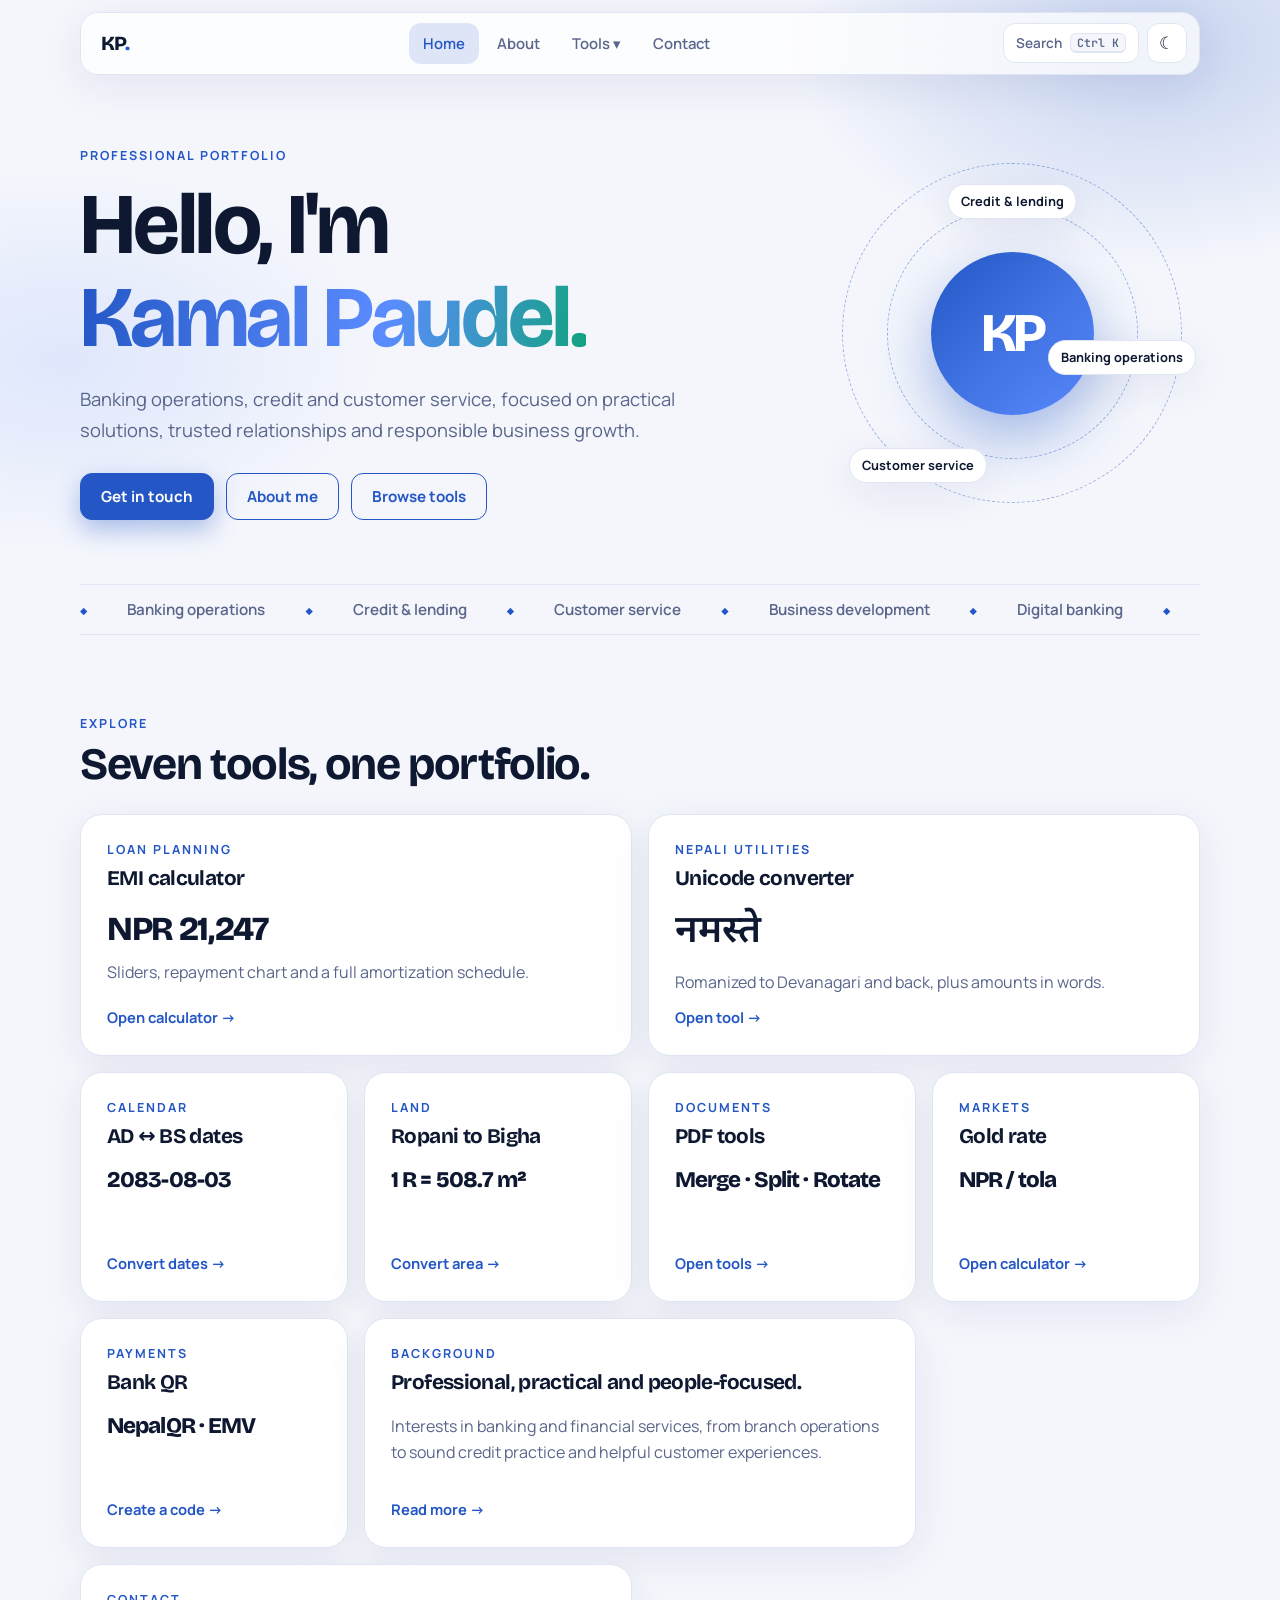
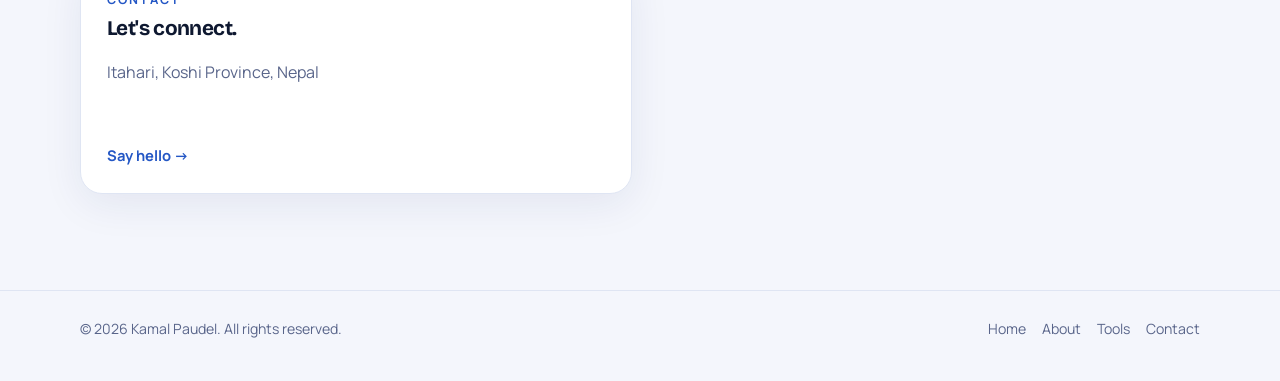
<file: index.html>
<!DOCTYPE html>
<html lang="en">
<head>
<meta charset="UTF-8">
<meta name="viewport" content="width=device-width, initial-scale=1">
<meta name="description" content="Professional portfolio of Kamal Paudel: banking operations, credit and customer service.">
<title>Kamal Paudel | Professional Portfolio</title>
<link rel="preconnect" href="https://fonts.googleapis.com">
<link rel="preconnect" href="https://fonts.gstatic.com" crossorigin>
<link href="https://fonts.googleapis.com/css2?family=Bricolage+Grotesque:opsz,wght@12..96,500;12..96,700;12..96,800&family=JetBrains+Mono:wght@500;700&family=Manrope:wght@400;500;600;700;800&family=Noto+Sans+Devanagari:wght@400;600&display=swap" rel="stylesheet">
<link rel="stylesheet" href="styles.css">
</head>
<body data-page="home">
<header class="site-head wrap">
  <div class="nav">
    <a class="brand" href="index.html">KP<i>.</i></a>
    <nav class="links" id="links" aria-label="Main navigation">
      <a data-nav="home" href="index.html" data-kw="start portfolio">Home</a>
      <a data-nav="about" href="about.html" data-kw="profile background">About</a>
      <div class="dd">
        <button class="ddbtn" id="ddBtn" type="button" aria-haspopup="true" aria-expanded="false">Tools ▾</button>
        <div class="ddmenu" id="ddMenu">
          <a data-nav="tools" href="tools.html" data-kw="all hub">All tools<small>Overview of every utility</small></a>
          <a data-nav="emi" href="emi.html" data-kw="loan interest instalment calculator">EMI Calculator<small>Loan instalments and schedule</small></a>
          <a data-nav="nepali" href="nepali.html" data-kw="unicode devanagari romanized amount words numerals">Nepali Unicode<small>Converter and amount in words</small></a>
          <a data-nav="date" href="date.html" data-kw="bikram sambat bs ad calendar">Date Converter<small>English and Nepali dates</small></a>
          <a data-nav="land" href="land.html" data-kw="ropani aana bigha kattha dhur area">Land Converter<small>Ropani, Bigha, m² and ft²</small></a>
          <a data-nav="pdf" href="pdf.html" data-kw="merge split rotate compress document">PDF Tools<small>Merge, extract, rotate, compress</small></a>
          <a data-nav="gold" href="gold.html" data-kw="gold silver rate price tola fenegosida">Gold Rate<small>Gold and silver value calculator</small></a>
          <a data-nav="qr" href="qr.html" data-kw="qr code bank account nepalqr fonepay swift decode">Bank QR<small>Account QR codes and decoder</small></a>
        </div>
      </div>
      <a data-nav="contact" href="contact.html" data-kw="email location message">Contact</a>
    </nav>
    <div class="tools">
      <button class="search-btn" id="palBtn" type="button" aria-label="Quick jump to a page"><span>Search</span><kbd>Ctrl K</kbd></button>
      <button class="icon-btn" id="themeBtn" type="button" aria-label="Switch theme">☾</button>
      <button class="icon-btn" id="menuBtn" type="button" aria-label="Menu" aria-expanded="false">≡</button>
    </div>
  </div>
</header>
<main>
<div class="view" data-view="home">
<div class="wrap">
  <div class="hero">
    <div>
      <div class="eyebrow rise">Professional portfolio</div>
      <h1 class="rise" style="--d:.08s">Hello, I'm <em>Kamal Paudel.</em></h1>
      <p class="lead rise" style="--d:.16s">Banking operations, credit and customer service, focused on practical solutions, trusted relationships and responsible business growth.</p>
      <div class="row rise" style="--d:.24s;margin-top:28px">
        <a class="btn primary" href="contact.html">Get in touch</a>
        <a class="btn" href="about.html">About me</a>
        <a class="btn" href="tools.html">Browse tools</a>
      </div>
    </div>
    <div class="orbit rise" style="--d:.2s" aria-hidden="true">
      <div class="ring"></div><div class="ring r2"></div>
      <div class="core">KP</div>
      <span class="chip-float">Credit &amp; lending</span>
      <span class="chip-float">Banking operations</span>
      <span class="chip-float">Customer service</span>
    </div>
  </div>
  <div class="marquee" aria-hidden="true"><div>
    <span>Banking operations</span><span>Credit &amp; lending</span><span>Customer service</span><span>Business development</span><span>Digital banking</span><span>Risk awareness</span>
    <span>Banking operations</span><span>Credit &amp; lending</span><span>Customer service</span><span>Business development</span><span>Digital banking</span><span>Risk awareness</span>
  </div></div>
</div>
<section class="block">
  <div class="wrap">
    <div class="eyebrow">Explore</div>
    <h2 style="font-size:clamp(1.9rem,4vw,2.8rem);margin:8px 0 26px">Seven tools, one portfolio.</h2>
    <div class="bento">
      <a class="card tile t-emi" href="emi.html">
        <span class="eyebrow">Loan planning</span>
        <h3>EMI calculator</h3>
        <div class="demo mono">NPR 21,247</div>
        <p>Sliders, repayment chart and a full amortization schedule.</p>
        <span class="go">Open calculator →</span>
      </a>
      <a class="card tile t-nep" href="nepali.html">
        <span class="eyebrow">Nepali utilities</span>
        <h3>Unicode converter</h3>
        <div class="deva">नमस्ते</div>
        <p>Romanized to Devanagari and back, plus amounts in words.</p>
        <span class="go">Open tool →</span>
      </a>
      <a class="card tile t-s" href="date.html">
        <span class="eyebrow">Calendar</span>
        <h3>AD ↔ BS dates</h3>
        <div class="demo mono">2083-08-03</div>
        <span class="go">Convert dates →</span>
      </a>
      <a class="card tile t-s" href="land.html">
        <span class="eyebrow">Land</span>
        <h3>Ropani to Bigha</h3>
        <div class="demo mono">1 R = 508.7 m²</div>
        <span class="go">Convert area →</span>
      </a>
      <a class="card tile t-s" href="pdf.html">
        <span class="eyebrow">Documents</span>
        <h3>PDF tools</h3>
        <div class="demo">Merge · Split · Rotate</div>
        <span class="go">Open tools →</span>
      </a>
      <a class="card tile t-s" href="gold.html">
        <span class="eyebrow">Markets</span>
        <h3>Gold rate</h3>
        <div class="demo mono">NPR / tola</div>
        <span class="go">Open calculator →</span>
      </a>
      <a class="card tile t-s" href="qr.html">
        <span class="eyebrow">Payments</span>
        <h3>Bank QR</h3>
        <div class="demo mono">NepalQR · EMV</div>
        <span class="go">Create a code →</span>
      </a>
      <a class="card tile t-about" href="about.html">
        <span class="eyebrow">Background</span>
        <h3>Professional, practical and people-focused.</h3>
        <p>Interests in banking and financial services, from branch operations to sound credit practice and helpful customer experiences.</p>
        <span class="go">Read more →</span>
      </a>
      <a class="card tile t-contact" href="contact.html">
        <span class="eyebrow">Contact</span>
        <h3>Let's connect.</h3>
        <p>Itahari, Koshi Province, Nepal</p>
        <span class="go">Say hello →</span>
      </a>
    </div>
  </div>
</section>
</div>
</main>
<footer>
  <div class="wrap">
    <span>© <span id="year">2026</span> Kamal Paudel. All rights reserved.</span>
    <nav aria-label="Footer"><a href="index.html">Home</a><a href="about.html">About</a><a href="tools.html">Tools</a><a href="contact.html">Contact</a></nav>
  </div>
</footer>
<div class="pal" id="pal" role="dialog" aria-modal="true" aria-label="Quick jump">
  <div class="pal-box"><input id="palIn" type="text" placeholder="Jump to a page or tool…" autocomplete="off" aria-label="Search pages"><ul class="pal-list" id="palList"></ul></div>
</div>
<script src="app.js"></script>
</body>
</html>
</file>
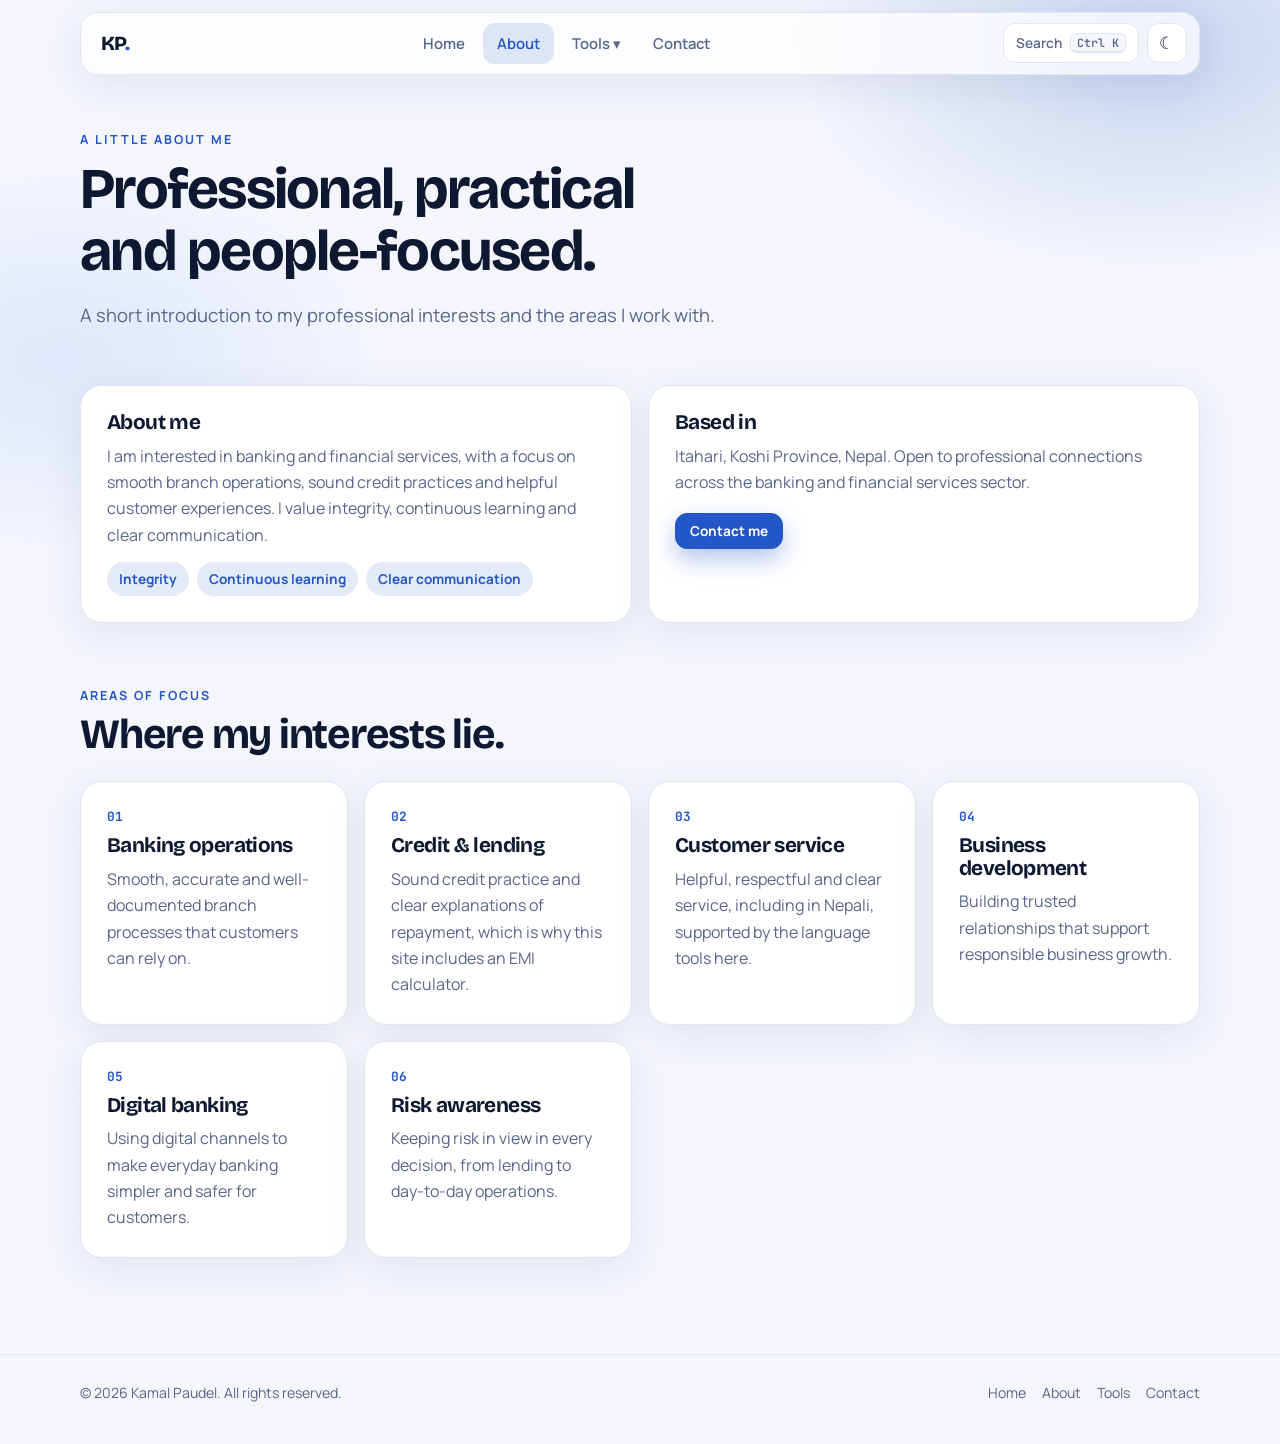
<file: about.html>
<!DOCTYPE html>
<html lang="en">
<head>
<meta charset="UTF-8">
<meta name="viewport" content="width=device-width, initial-scale=1">
<meta name="description" content="Professional portfolio of Kamal Paudel: banking operations, credit and customer service.">
<title>About | Kamal Paudel</title>
<link rel="preconnect" href="https://fonts.googleapis.com">
<link rel="preconnect" href="https://fonts.gstatic.com" crossorigin>
<link href="https://fonts.googleapis.com/css2?family=Bricolage+Grotesque:opsz,wght@12..96,500;12..96,700;12..96,800&family=JetBrains+Mono:wght@500;700&family=Manrope:wght@400;500;600;700;800&family=Noto+Sans+Devanagari:wght@400;600&display=swap" rel="stylesheet">
<link rel="stylesheet" href="styles.css">
</head>
<body data-page="about">
<header class="site-head wrap">
  <div class="nav">
    <a class="brand" href="index.html">KP<i>.</i></a>
    <nav class="links" id="links" aria-label="Main navigation">
      <a data-nav="home" href="index.html" data-kw="start portfolio">Home</a>
      <a data-nav="about" href="about.html" data-kw="profile background">About</a>
      <div class="dd">
        <button class="ddbtn" id="ddBtn" type="button" aria-haspopup="true" aria-expanded="false">Tools ▾</button>
        <div class="ddmenu" id="ddMenu">
          <a data-nav="tools" href="tools.html" data-kw="all hub">All tools<small>Overview of every utility</small></a>
          <a data-nav="emi" href="emi.html" data-kw="loan interest instalment calculator">EMI Calculator<small>Loan instalments and schedule</small></a>
          <a data-nav="nepali" href="nepali.html" data-kw="unicode devanagari romanized amount words numerals">Nepali Unicode<small>Converter and amount in words</small></a>
          <a data-nav="date" href="date.html" data-kw="bikram sambat bs ad calendar">Date Converter<small>English and Nepali dates</small></a>
          <a data-nav="land" href="land.html" data-kw="ropani aana bigha kattha dhur area">Land Converter<small>Ropani, Bigha, m² and ft²</small></a>
          <a data-nav="pdf" href="pdf.html" data-kw="merge split rotate compress document">PDF Tools<small>Merge, extract, rotate, compress</small></a>
          <a data-nav="gold" href="gold.html" data-kw="gold silver rate price tola fenegosida">Gold Rate<small>Gold and silver value calculator</small></a>
          <a data-nav="qr" href="qr.html" data-kw="qr code bank account nepalqr fonepay swift decode">Bank QR<small>Account QR codes and decoder</small></a>
        </div>
      </div>
      <a data-nav="contact" href="contact.html" data-kw="email location message">Contact</a>
    </nav>
    <div class="tools">
      <button class="search-btn" id="palBtn" type="button" aria-label="Quick jump to a page"><span>Search</span><kbd>Ctrl K</kbd></button>
      <button class="icon-btn" id="themeBtn" type="button" aria-label="Switch theme">☾</button>
      <button class="icon-btn" id="menuBtn" type="button" aria-label="Menu" aria-expanded="false">≡</button>
    </div>
  </div>
</header>
<main>
<div class="view" data-view="about">
<div class="wrap">
  <div class="page-head">
    <div class="eyebrow">A little about me</div>
    <h1>Professional, practical and people-focused.</h1>
    <p class="lead">A short introduction to my professional interests and the areas I work with.</p>
  </div>
  <section class="block" style="padding-top:28px">
    <div class="grid-2">
      <article class="card">
        <h3>About me</h3>
        <p>I am interested in banking and financial services, with a focus on smooth branch operations, sound credit practices and helpful customer experiences. I value integrity, continuous learning and clear communication.</p>
        <div class="tags"><span class="tag">Integrity</span><span class="tag">Continuous learning</span><span class="tag">Clear communication</span></div>
      </article>
      <article class="card">
        <h3>Based in</h3>
        <p>Itahari, Koshi Province, Nepal. Open to professional connections across the banking and financial services sector.</p>
        <div class="row" style="margin-top:18px"><a class="btn small primary" href="contact.html">Contact me</a></div>
      </article>
    </div>
  </section>
  <section class="block" style="padding-top:8px">
    <div class="eyebrow">Areas of focus</div>
    <h2 style="font-size:clamp(1.8rem,4vw,2.6rem);margin:8px 0 24px">Where my interests lie.</h2>
    <div class="grid-3">
      <article class="card"><span class="num">01</span><h3>Banking operations</h3><p>Smooth, accurate and well-documented branch processes that customers can rely on.</p></article>
      <article class="card"><span class="num">02</span><h3>Credit &amp; lending</h3><p>Sound credit practice and clear explanations of repayment, which is why this site includes an EMI calculator.</p></article>
      <article class="card"><span class="num">03</span><h3>Customer service</h3><p>Helpful, respectful and clear service, including in Nepali, supported by the language tools here.</p></article>
      <article class="card"><span class="num">04</span><h3>Business development</h3><p>Building trusted relationships that support responsible business growth.</p></article>
      <article class="card"><span class="num">05</span><h3>Digital banking</h3><p>Using digital channels to make everyday banking simpler and safer for customers.</p></article>
      <article class="card"><span class="num">06</span><h3>Risk awareness</h3><p>Keeping risk in view in every decision, from lending to day-to-day operations.</p></article>
    </div>
  </section>
</div>
</div>
</main>
<footer>
  <div class="wrap">
    <span>© <span id="year">2026</span> Kamal Paudel. All rights reserved.</span>
    <nav aria-label="Footer"><a href="index.html">Home</a><a href="about.html">About</a><a href="tools.html">Tools</a><a href="contact.html">Contact</a></nav>
  </div>
</footer>
<div class="pal" id="pal" role="dialog" aria-modal="true" aria-label="Quick jump">
  <div class="pal-box"><input id="palIn" type="text" placeholder="Jump to a page or tool…" autocomplete="off" aria-label="Search pages"><ul class="pal-list" id="palList"></ul></div>
</div>
<script src="app.js"></script>
</body>
</html>
</file>
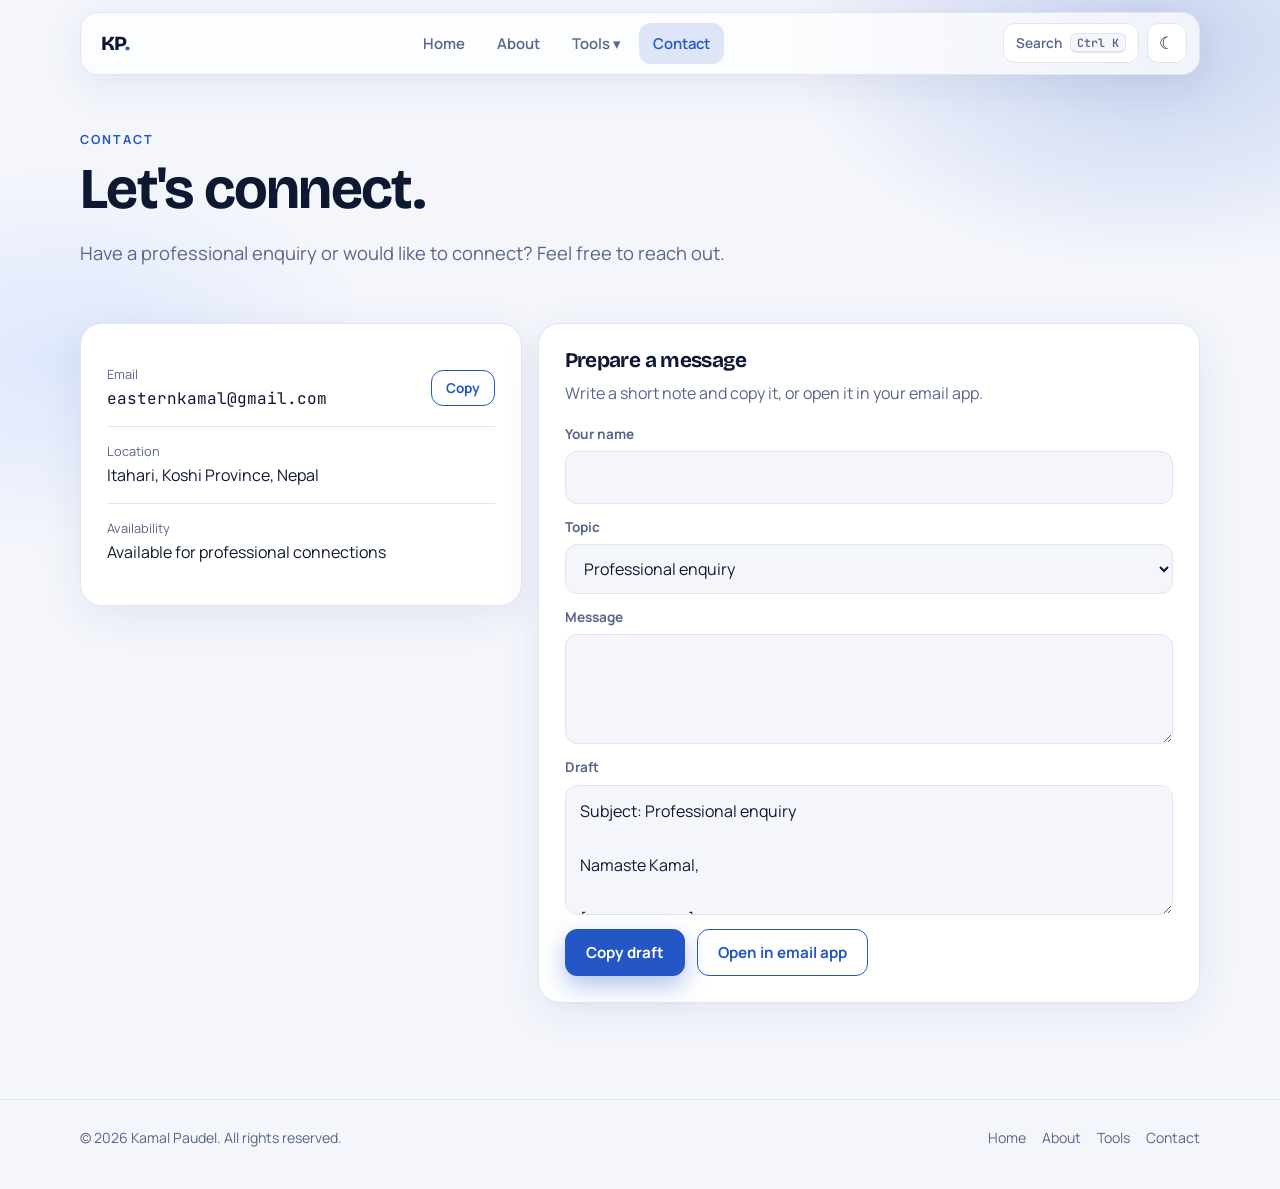
<file: contact.html>
<!DOCTYPE html>
<html lang="en">
<head>
<meta charset="UTF-8">
<meta name="viewport" content="width=device-width, initial-scale=1">
<meta name="description" content="Professional portfolio of Kamal Paudel: banking operations, credit and customer service.">
<title>Contact | Kamal Paudel</title>
<link rel="preconnect" href="https://fonts.googleapis.com">
<link rel="preconnect" href="https://fonts.gstatic.com" crossorigin>
<link href="https://fonts.googleapis.com/css2?family=Bricolage+Grotesque:opsz,wght@12..96,500;12..96,700;12..96,800&family=JetBrains+Mono:wght@500;700&family=Manrope:wght@400;500;600;700;800&family=Noto+Sans+Devanagari:wght@400;600&display=swap" rel="stylesheet">
<link rel="stylesheet" href="styles.css">
</head>
<body data-page="contact">
<header class="site-head wrap">
  <div class="nav">
    <a class="brand" href="index.html">KP<i>.</i></a>
    <nav class="links" id="links" aria-label="Main navigation">
      <a data-nav="home" href="index.html" data-kw="start portfolio">Home</a>
      <a data-nav="about" href="about.html" data-kw="profile background">About</a>
      <div class="dd">
        <button class="ddbtn" id="ddBtn" type="button" aria-haspopup="true" aria-expanded="false">Tools ▾</button>
        <div class="ddmenu" id="ddMenu">
          <a data-nav="tools" href="tools.html" data-kw="all hub">All tools<small>Overview of every utility</small></a>
          <a data-nav="emi" href="emi.html" data-kw="loan interest instalment calculator">EMI Calculator<small>Loan instalments and schedule</small></a>
          <a data-nav="nepali" href="nepali.html" data-kw="unicode devanagari romanized amount words numerals">Nepali Unicode<small>Converter and amount in words</small></a>
          <a data-nav="date" href="date.html" data-kw="bikram sambat bs ad calendar">Date Converter<small>English and Nepali dates</small></a>
          <a data-nav="land" href="land.html" data-kw="ropani aana bigha kattha dhur area">Land Converter<small>Ropani, Bigha, m² and ft²</small></a>
          <a data-nav="pdf" href="pdf.html" data-kw="merge split rotate compress document">PDF Tools<small>Merge, extract, rotate, compress</small></a>
          <a data-nav="gold" href="gold.html" data-kw="gold silver rate price tola fenegosida">Gold Rate<small>Gold and silver value calculator</small></a>
          <a data-nav="qr" href="qr.html" data-kw="qr code bank account nepalqr fonepay swift decode">Bank QR<small>Account QR codes and decoder</small></a>
        </div>
      </div>
      <a data-nav="contact" href="contact.html" data-kw="email location message">Contact</a>
    </nav>
    <div class="tools">
      <button class="search-btn" id="palBtn" type="button" aria-label="Quick jump to a page"><span>Search</span><kbd>Ctrl K</kbd></button>
      <button class="icon-btn" id="themeBtn" type="button" aria-label="Switch theme">☾</button>
      <button class="icon-btn" id="menuBtn" type="button" aria-label="Menu" aria-expanded="false">≡</button>
    </div>
  </div>
</header>
<main>
<div class="view" data-view="contact">
<div class="wrap">
  <div class="page-head">
    <div class="eyebrow">Contact</div>
    <h1>Let's connect.</h1>
    <p class="lead">Have a professional enquiry or would like to connect? Feel free to reach out.</p>
  </div>
  <section class="block" style="padding-top:28px">
    <div class="contact-grid">
      <div class="card">
        <div class="cline"><div><small>Email</small><span class="mono" id="emailText">easternkamal@gmail.com</span></div><button class="btn small" type="button" data-copy="emailText" data-label="Copy">Copy</button></div>
        <div class="cline"><div><small>Location</small>Itahari, Koshi Province, Nepal</div></div>
        <div class="cline"><div><small>Availability</small>Available for professional connections</div></div>
              </div>
      <div class="card">
        <h3>Prepare a message</h3>
        <p style="margin-bottom:16px">Write a short note and copy it, or open it in your email app.</p>
        <div class="grid-2" style="gap:12px">
          <div class="field"><label for="cName">Your name</label><input id="cName" type="text" autocomplete="name"></div>
          <div class="field"><label for="cTopic">Topic</label><select id="cTopic"><option>Professional enquiry</option><option>Banking and credit question</option><option>Networking</option><option>Other</option></select></div>
        </div>
        <div class="field" style="margin-top:12px"><label for="msg">Message</label><textarea id="msg" style="min-height:110px"></textarea></div>
        <div class="field" style="margin-top:12px"><label for="draftOut">Draft</label><textarea id="draftOut" readonly style="min-height:130px"></textarea></div>
        <div class="row" style="margin-top:14px"><button class="btn primary" id="copyDraft" type="button">Copy draft</button><a class="btn" id="mailLink" href="mailto:easternkamal@gmail.com">Open in email app</a></div>
      </div>
    </div>
  </section>
</div>
</div>
</main>
<footer>
  <div class="wrap">
    <span>© <span id="year">2026</span> Kamal Paudel. All rights reserved.</span>
    <nav aria-label="Footer"><a href="index.html">Home</a><a href="about.html">About</a><a href="tools.html">Tools</a><a href="contact.html">Contact</a></nav>
  </div>
</footer>
<div class="pal" id="pal" role="dialog" aria-modal="true" aria-label="Quick jump">
  <div class="pal-box"><input id="palIn" type="text" placeholder="Jump to a page or tool…" autocomplete="off" aria-label="Search pages"><ul class="pal-list" id="palList"></ul></div>
</div>
<script src="app.js"></script>
</body>
</html>
</file>
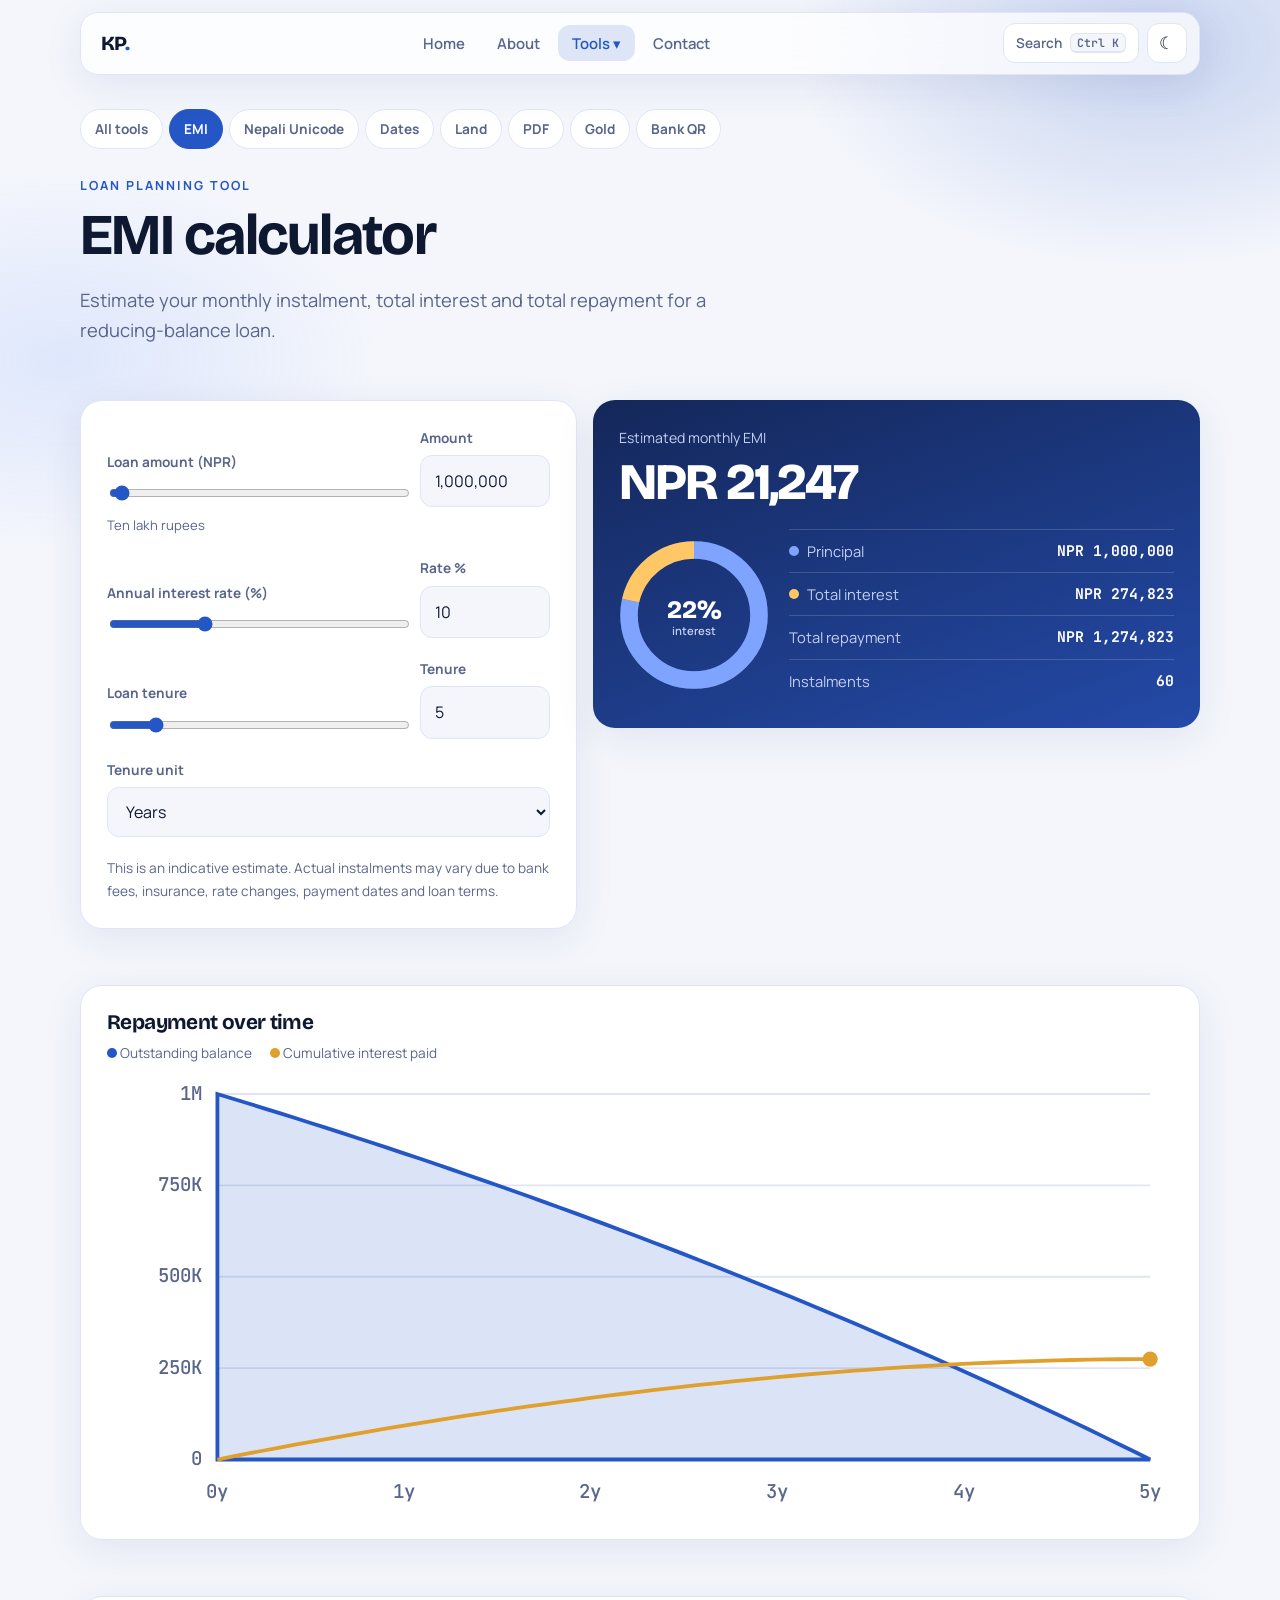
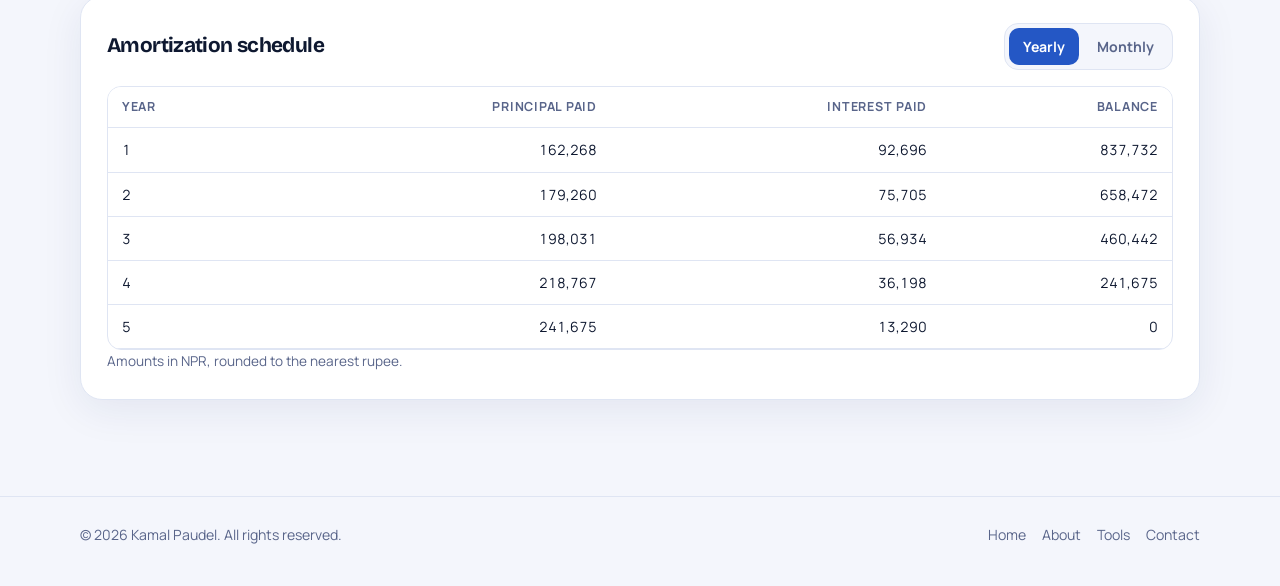
<file: emi.html>
<!DOCTYPE html>
<html lang="en">
<head>
<meta charset="UTF-8">
<meta name="viewport" content="width=device-width, initial-scale=1">
<meta name="description" content="Professional portfolio of Kamal Paudel: banking operations, credit and customer service.">
<title>EMI Calculator | Kamal Paudel</title>
<link rel="preconnect" href="https://fonts.googleapis.com">
<link rel="preconnect" href="https://fonts.gstatic.com" crossorigin>
<link href="https://fonts.googleapis.com/css2?family=Bricolage+Grotesque:opsz,wght@12..96,500;12..96,700;12..96,800&family=JetBrains+Mono:wght@500;700&family=Manrope:wght@400;500;600;700;800&family=Noto+Sans+Devanagari:wght@400;600&display=swap" rel="stylesheet">
<link rel="stylesheet" href="styles.css">
</head>
<body data-page="emi">
<header class="site-head wrap">
  <div class="nav">
    <a class="brand" href="index.html">KP<i>.</i></a>
    <nav class="links" id="links" aria-label="Main navigation">
      <a data-nav="home" href="index.html" data-kw="start portfolio">Home</a>
      <a data-nav="about" href="about.html" data-kw="profile background">About</a>
      <div class="dd">
        <button class="ddbtn" id="ddBtn" type="button" aria-haspopup="true" aria-expanded="false">Tools ▾</button>
        <div class="ddmenu" id="ddMenu">
          <a data-nav="tools" href="tools.html" data-kw="all hub">All tools<small>Overview of every utility</small></a>
          <a data-nav="emi" href="emi.html" data-kw="loan interest instalment calculator">EMI Calculator<small>Loan instalments and schedule</small></a>
          <a data-nav="nepali" href="nepali.html" data-kw="unicode devanagari romanized amount words numerals">Nepali Unicode<small>Converter and amount in words</small></a>
          <a data-nav="date" href="date.html" data-kw="bikram sambat bs ad calendar">Date Converter<small>English and Nepali dates</small></a>
          <a data-nav="land" href="land.html" data-kw="ropani aana bigha kattha dhur area">Land Converter<small>Ropani, Bigha, m² and ft²</small></a>
          <a data-nav="pdf" href="pdf.html" data-kw="merge split rotate compress document">PDF Tools<small>Merge, extract, rotate, compress</small></a>
          <a data-nav="gold" href="gold.html" data-kw="gold silver rate price tola fenegosida">Gold Rate<small>Gold and silver value calculator</small></a>
          <a data-nav="qr" href="qr.html" data-kw="qr code bank account nepalqr fonepay swift decode">Bank QR<small>Account QR codes and decoder</small></a>
        </div>
      </div>
      <a data-nav="contact" href="contact.html" data-kw="email location message">Contact</a>
    </nav>
    <div class="tools">
      <button class="search-btn" id="palBtn" type="button" aria-label="Quick jump to a page"><span>Search</span><kbd>Ctrl K</kbd></button>
      <button class="icon-btn" id="themeBtn" type="button" aria-label="Switch theme">☾</button>
      <button class="icon-btn" id="menuBtn" type="button" aria-label="Menu" aria-expanded="false">≡</button>
    </div>
  </div>
</header>
<main>
<div class="view" data-view="emi">
<div class="wrap">
  <nav class="toolnav" aria-label="Tools"><a href="tools.html">All tools</a><a href="emi.html" aria-current="page">EMI</a><a href="nepali.html">Nepali Unicode</a><a href="date.html">Dates</a><a href="land.html">Land</a><a href="pdf.html">PDF</a><a href="gold.html">Gold</a><a href="qr.html">Bank QR</a></nav>
  <div class="page-head">
    <div class="eyebrow">Loan planning tool</div>
    <h1>EMI calculator</h1>
    <p class="lead">Estimate your monthly instalment, total interest and total repayment for a reducing-balance loan.</p>
  </div>
  <section class="block" style="padding-top:28px">
    <div class="emi">
      <div class="card inputs">
        <div class="pair">
          <div class="field"><label for="loanAmountR">Loan amount (NPR)</label><input id="loanAmountR" type="range" min="50000" max="50000000" step="50000" value="1000000"></div>
          <div class="field"><label for="loanAmount" class="lbl">Amount</label><input id="loanAmount" type="text" value="1,000,000" inputmode="decimal" autocomplete="off"></div>
          <div class="hint" id="words" aria-live="polite"></div>
        </div>
        <div class="pair">
          <div class="field"><label for="interestRateR">Annual interest rate (%)</label><input id="interestRateR" type="range" min="1" max="30" step="0.05" value="10"></div>
          <div class="field"><label for="interestRate" class="lbl">Rate %</label><input id="interestRate" type="number" min="0" max="100" step="0.01" value="10" inputmode="decimal"></div>
        </div>
        <div class="pair">
          <div class="field"><label for="tenureR">Loan tenure</label><input id="tenureR" type="range" min="1" max="30" step="1" value="5"></div>
          <div class="field"><label for="tenure" class="lbl">Tenure</label><input id="tenure" type="number" min="1" max="600" step="1" value="5" inputmode="numeric"></div>
        </div>
        <div class="field"><label for="tenureUnit">Tenure unit</label><select id="tenureUnit"><option value="years" selected>Years</option><option value="months">Months</option></select></div>
        <p class="note" style="margin:0">This is an indicative estimate. Actual instalments may vary due to bank fees, insurance, rate changes, payment dates and loan terms.</p>
      </div>
      <div class="card result" aria-live="polite" aria-atomic="false">
        <div class="lab">Estimated monthly EMI</div>
        <div class="big mono" id="emiAmount">NPR 21,247</div>
        <div class="donut-row">
          <svg class="donut" viewBox="0 0 120 120" role="img" aria-label="Share of principal and interest in total repayment">
            <g transform="rotate(-90 60 60)" fill="none" stroke-width="14">
              <circle class="bg" cx="60" cy="60" r="52"/>
              <circle class="p" id="dP" cx="60" cy="60" r="52" stroke-dasharray="0 327"/>
              <circle class="i" id="dI" cx="60" cy="60" r="52" stroke-dasharray="0 327"/>
            </g>
            <text x="60" y="62" text-anchor="middle" id="donutPct">0%</text>
            <text class="s" x="60" y="76" text-anchor="middle">interest</text>
          </svg>
          <div>
            <div class="stat"><span><i class="dot" style="background:#7fa4ff"></i>Principal</span><strong class="mono" id="principalOut">-</strong></div>
            <div class="stat"><span><i class="dot" style="background:#ffc766"></i>Total interest</span><strong class="mono" id="totalInterest">-</strong></div>
            <div class="stat"><span>Total repayment</span><strong class="mono" id="totalPayment">-</strong></div>
            <div class="stat"><span>Instalments</span><strong class="mono" id="installments">-</strong></div>
          </div>
        </div>
      </div>
    </div>
  </section>
  <section class="block" style="padding-top:0">
    <div class="card">
      <h3>Repayment over time</h3>
      <div class="legend"><span><i class="dot" style="background:var(--accent)"></i> Outstanding balance</span><span><i class="dot" style="background:#e0a02e"></i> Cumulative interest paid</span></div>
      <svg class="chart" id="chart" viewBox="0 0 560 230" role="img" aria-label="Outstanding balance and cumulative interest over the loan term"></svg>
    </div>
  </section>
  <section class="block" style="padding-top:0">
    <div class="card">
      <div class="bar">
        <h3 style="margin:0">Amortization schedule</h3>
        <div class="seg" role="group" aria-label="Schedule detail">
          <button type="button" data-sched="yearly" aria-pressed="true">Yearly</button>
          <button type="button" data-sched="monthly" aria-pressed="false">Monthly</button>
        </div>
      </div>
      <div class="table-wrap"><table><thead id="schedHead"></thead><tbody id="schedBody"></tbody></table></div>
      <p class="note">Amounts in NPR, rounded to the nearest rupee.</p>
    </div>
  </section>
</div>
</div>
</main>
<footer>
  <div class="wrap">
    <span>© <span id="year">2026</span> Kamal Paudel. All rights reserved.</span>
    <nav aria-label="Footer"><a href="index.html">Home</a><a href="about.html">About</a><a href="tools.html">Tools</a><a href="contact.html">Contact</a></nav>
  </div>
</footer>
<div class="pal" id="pal" role="dialog" aria-modal="true" aria-label="Quick jump">
  <div class="pal-box"><input id="palIn" type="text" placeholder="Jump to a page or tool…" autocomplete="off" aria-label="Search pages"><ul class="pal-list" id="palList"></ul></div>
</div>
<script src="app.js"></script>
</body>
</html>
</file>
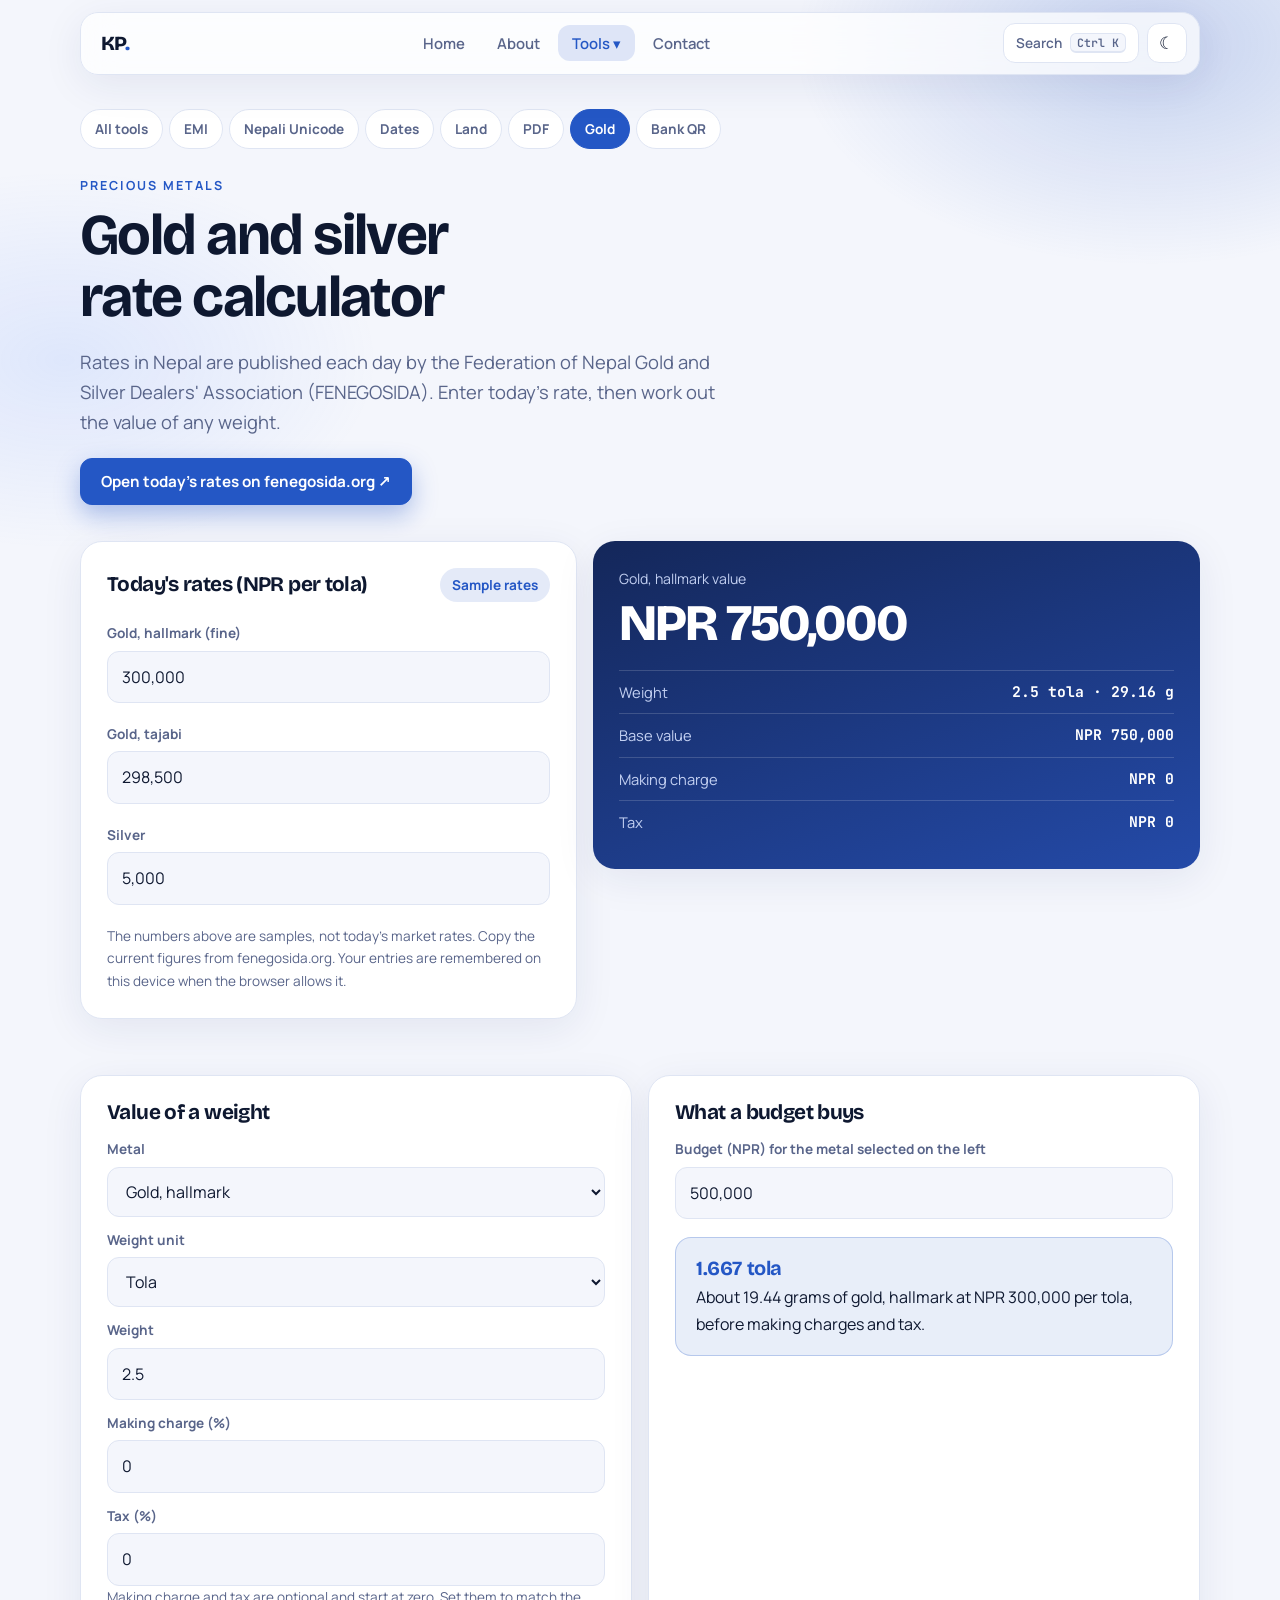
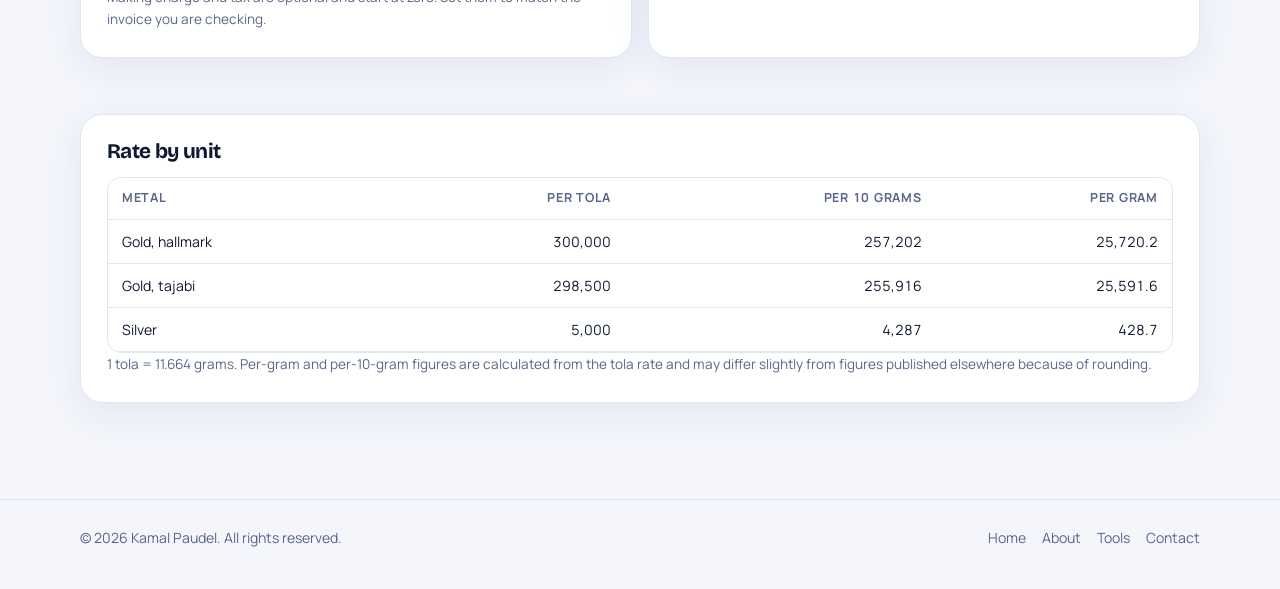
<file: gold.html>
<!DOCTYPE html>
<html lang="en">
<head>
<meta charset="UTF-8">
<meta name="viewport" content="width=device-width, initial-scale=1">
<meta name="description" content="Professional portfolio of Kamal Paudel: banking operations, credit and customer service.">
<title>Gold Rate | Kamal Paudel</title>
<link rel="preconnect" href="https://fonts.googleapis.com">
<link rel="preconnect" href="https://fonts.gstatic.com" crossorigin>
<link href="https://fonts.googleapis.com/css2?family=Bricolage+Grotesque:opsz,wght@12..96,500;12..96,700;12..96,800&family=JetBrains+Mono:wght@500;700&family=Manrope:wght@400;500;600;700;800&family=Noto+Sans+Devanagari:wght@400;600&display=swap" rel="stylesheet">
<link rel="stylesheet" href="styles.css">
</head>
<body data-page="gold">
<header class="site-head wrap">
  <div class="nav">
    <a class="brand" href="index.html">KP<i>.</i></a>
    <nav class="links" id="links" aria-label="Main navigation">
      <a data-nav="home" href="index.html" data-kw="start portfolio">Home</a>
      <a data-nav="about" href="about.html" data-kw="profile background">About</a>
      <div class="dd">
        <button class="ddbtn" id="ddBtn" type="button" aria-haspopup="true" aria-expanded="false">Tools ▾</button>
        <div class="ddmenu" id="ddMenu">
          <a data-nav="tools" href="tools.html" data-kw="all hub">All tools<small>Overview of every utility</small></a>
          <a data-nav="emi" href="emi.html" data-kw="loan interest instalment calculator">EMI Calculator<small>Loan instalments and schedule</small></a>
          <a data-nav="nepali" href="nepali.html" data-kw="unicode devanagari romanized amount words numerals">Nepali Unicode<small>Converter and amount in words</small></a>
          <a data-nav="date" href="date.html" data-kw="bikram sambat bs ad calendar">Date Converter<small>English and Nepali dates</small></a>
          <a data-nav="land" href="land.html" data-kw="ropani aana bigha kattha dhur area">Land Converter<small>Ropani, Bigha, m² and ft²</small></a>
          <a data-nav="pdf" href="pdf.html" data-kw="merge split rotate compress document">PDF Tools<small>Merge, extract, rotate, compress</small></a>
          <a data-nav="gold" href="gold.html" data-kw="gold silver rate price tola fenegosida">Gold Rate<small>Gold and silver value calculator</small></a>
          <a data-nav="qr" href="qr.html" data-kw="qr code bank account nepalqr fonepay swift decode">Bank QR<small>Account QR codes and decoder</small></a>
        </div>
      </div>
      <a data-nav="contact" href="contact.html" data-kw="email location message">Contact</a>
    </nav>
    <div class="tools">
      <button class="search-btn" id="palBtn" type="button" aria-label="Quick jump to a page"><span>Search</span><kbd>Ctrl K</kbd></button>
      <button class="icon-btn" id="themeBtn" type="button" aria-label="Switch theme">☾</button>
      <button class="icon-btn" id="menuBtn" type="button" aria-label="Menu" aria-expanded="false">≡</button>
    </div>
  </div>
</header>
<main>
<div class="view" data-view="gold">
<div class="wrap">
  <nav class="toolnav" aria-label="Tools"><a href="tools.html">All tools</a><a href="emi.html">EMI</a><a href="nepali.html">Nepali Unicode</a><a href="date.html">Dates</a><a href="land.html">Land</a><a href="pdf.html">PDF</a><a href="gold.html" aria-current="page">Gold</a><a href="qr.html">Bank QR</a></nav>
  <div class="page-head">
    <div class="eyebrow">Precious metals</div>
    <h1>Gold and silver rate calculator</h1>
    <p class="lead">Rates in Nepal are published each day by the Federation of Nepal Gold and Silver Dealers' Association (FENEGOSIDA). Enter today's rate, then work out the value of any weight.</p>
    <div class="row" style="margin-top:20px"><a class="btn primary" href="https://www.fenegosida.org/" target="_blank" rel="noopener">Open today's rates on fenegosida.org ↗</a></div>
  </div>
  <section class="block" style="padding-top:28px">
    <div class="emi">
      <div class="card inputs">
        <div class="bar" style="margin:0"><h3 style="margin:0">Today's rates (NPR per tola)</h3><span class="tag" id="rateBadge">Sample rates</span></div>
        <div class="field"><label for="rateHall">Gold, hallmark (fine)</label><input id="rateHall" type="text" inputmode="decimal" value="300,000" autocomplete="off"></div>
        <div class="field"><label for="rateTaj">Gold, tajabi</label><input id="rateTaj" type="text" inputmode="decimal" value="298,500" autocomplete="off"></div>
        <div class="field"><label for="rateSil">Silver</label><input id="rateSil" type="text" inputmode="decimal" value="5,000" autocomplete="off"></div>
        <p class="note" style="margin:0">The numbers above are samples, not today's market rates. Copy the current figures from fenegosida.org. Your entries are remembered on this device when the browser allows it.</p>
      </div>
      <div class="card result" aria-live="polite">
        <div class="lab" id="gLabel">Value</div>
        <div class="big mono" id="gTotal">NPR 0</div>
        <div class="stat"><span>Weight</span><strong class="mono" id="gWeightOut">-</strong></div>
        <div class="stat"><span>Base value</span><strong class="mono" id="gBase">-</strong></div>
        <div class="stat"><span>Making charge</span><strong class="mono" id="gMake">-</strong></div>
        <div class="stat"><span>Tax</span><strong class="mono" id="gTax">-</strong></div>
      </div>
    </div>
  </section>
  <section class="block" style="padding-top:0">
    <div class="grid-2">
      <div class="card">
        <h3>Value of a weight</h3>
        <div class="grid-2" style="gap:12px;margin-top:14px">
          <div class="field"><label for="gMetal">Metal</label><select id="gMetal"><option value="h">Gold, hallmark</option><option value="t">Gold, tajabi</option><option value="s">Silver</option></select></div>
          <div class="field"><label for="gUnit">Weight unit</label><select id="gUnit"><option value="tola">Tola</option><option value="gram">Gram</option><option value="g10">10 grams</option></select></div>
          <div class="field"><label for="gWeight">Weight</label><input id="gWeight" type="text" inputmode="decimal" value="2.5" autocomplete="off"></div>
          <div class="field"><label for="gMakeP">Making charge (%)</label><input id="gMakeP" type="number" min="0" max="100" step="0.1" value="0" inputmode="decimal"></div>
          <div class="field"><label for="gTaxP">Tax (%)</label><input id="gTaxP" type="number" min="0" max="100" step="0.1" value="0" inputmode="decimal"></div>
        </div>
        <p class="note">Making charge and tax are optional and start at zero. Set them to match the invoice you are checking.</p>
      </div>
      <div class="card">
        <h3>What a budget buys</h3>
        <div class="field" style="margin-top:14px"><label for="budget">Budget (NPR) for the metal selected on the left</label><input id="budget" type="text" inputmode="decimal" value="500,000" autocomplete="off"></div>
        <div class="res" aria-live="polite" id="budgetOut"></div>
      </div>
    </div>
  </section>
  <section class="block" style="padding-top:0">
    <div class="card">
      <h3>Rate by unit</h3>
      <div class="table-wrap" style="margin-top:14px"><table><thead><tr><th>Metal</th><th>Per tola</th><th>Per 10 grams</th><th>Per gram</th></tr></thead><tbody id="rateRows"></tbody></table></div>
      <p class="note">1 tola = 11.664 grams. Per-gram and per-10-gram figures are calculated from the tola rate and may differ slightly from figures published elsewhere because of rounding.</p>
    </div>
  </section>
</div>
</div>
</main>
<footer>
  <div class="wrap">
    <span>© <span id="year">2026</span> Kamal Paudel. All rights reserved.</span>
    <nav aria-label="Footer"><a href="index.html">Home</a><a href="about.html">About</a><a href="tools.html">Tools</a><a href="contact.html">Contact</a></nav>
  </div>
</footer>
<div class="pal" id="pal" role="dialog" aria-modal="true" aria-label="Quick jump">
  <div class="pal-box"><input id="palIn" type="text" placeholder="Jump to a page or tool…" autocomplete="off" aria-label="Search pages"><ul class="pal-list" id="palList"></ul></div>
</div>
<script src="app.js"></script>
</body>
</html>
</file>
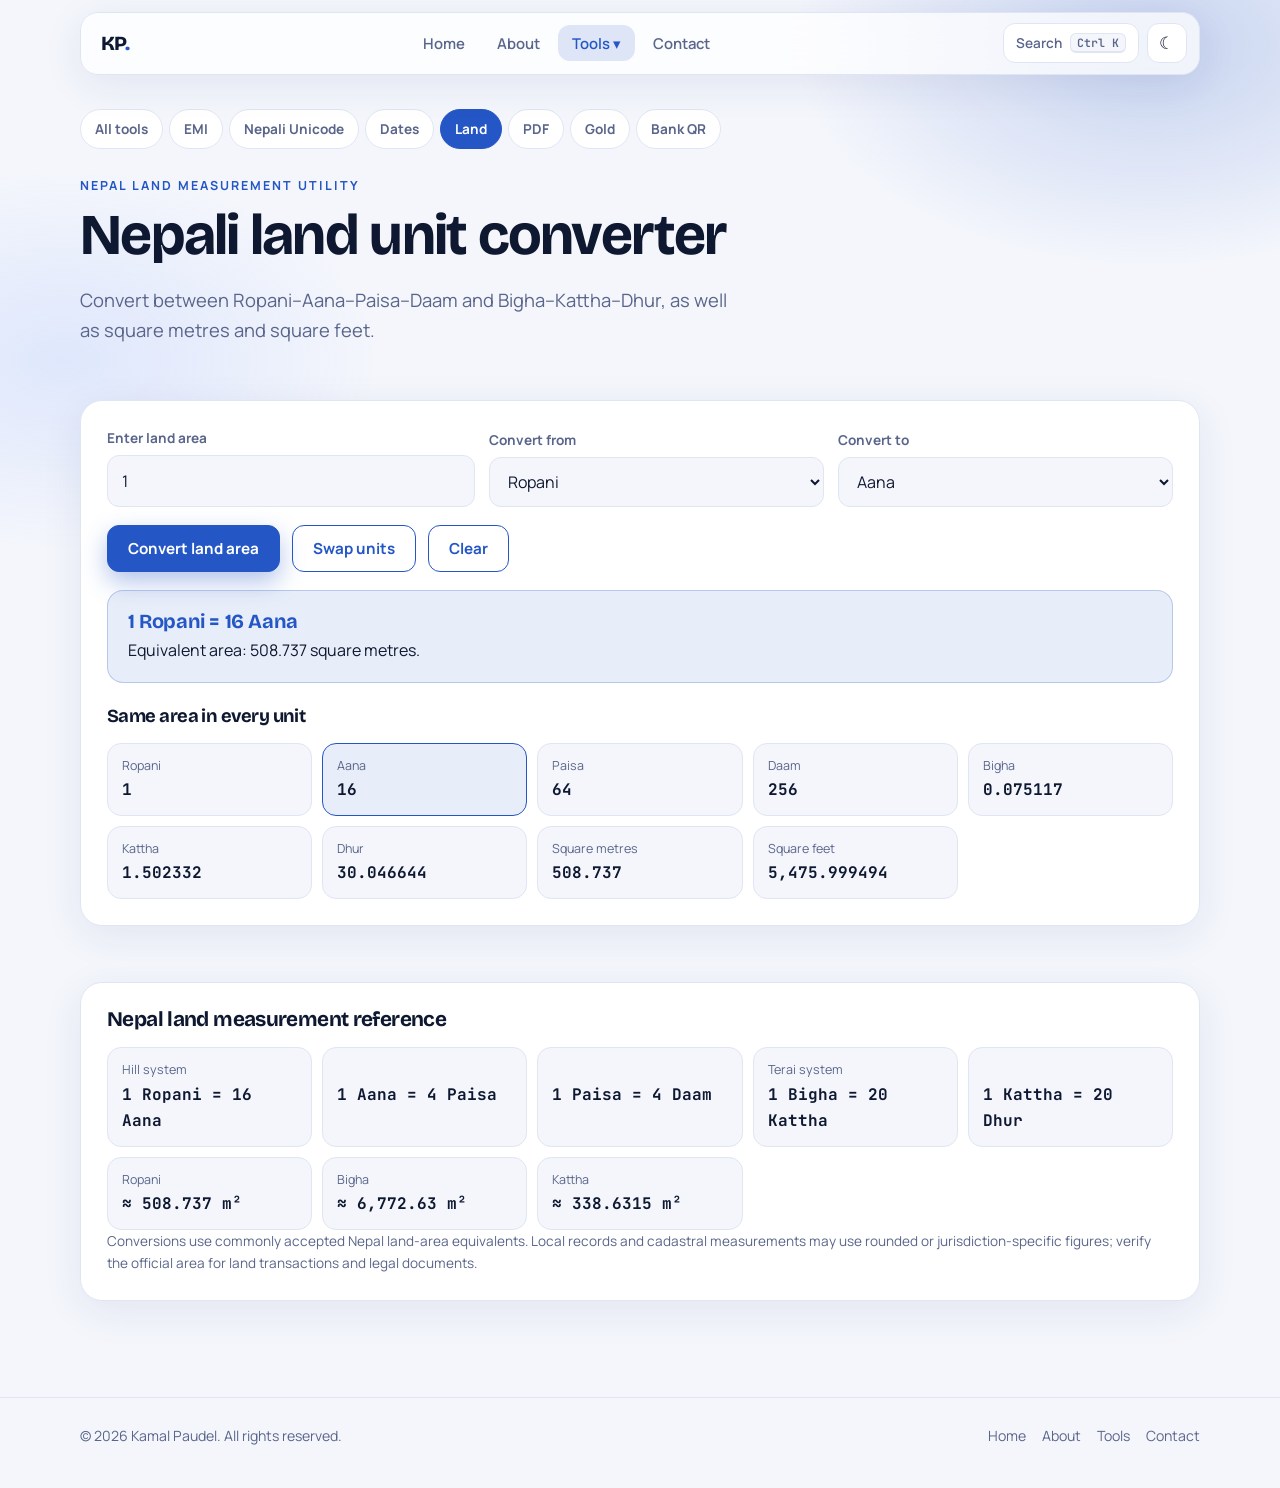
<file: land.html>
<!DOCTYPE html>
<html lang="en">
<head>
<meta charset="UTF-8">
<meta name="viewport" content="width=device-width, initial-scale=1">
<meta name="description" content="Professional portfolio of Kamal Paudel: banking operations, credit and customer service.">
<title>Land Converter | Kamal Paudel</title>
<link rel="preconnect" href="https://fonts.googleapis.com">
<link rel="preconnect" href="https://fonts.gstatic.com" crossorigin>
<link href="https://fonts.googleapis.com/css2?family=Bricolage+Grotesque:opsz,wght@12..96,500;12..96,700;12..96,800&family=JetBrains+Mono:wght@500;700&family=Manrope:wght@400;500;600;700;800&family=Noto+Sans+Devanagari:wght@400;600&display=swap" rel="stylesheet">
<link rel="stylesheet" href="styles.css">
</head>
<body data-page="land">
<header class="site-head wrap">
  <div class="nav">
    <a class="brand" href="index.html">KP<i>.</i></a>
    <nav class="links" id="links" aria-label="Main navigation">
      <a data-nav="home" href="index.html" data-kw="start portfolio">Home</a>
      <a data-nav="about" href="about.html" data-kw="profile background">About</a>
      <div class="dd">
        <button class="ddbtn" id="ddBtn" type="button" aria-haspopup="true" aria-expanded="false">Tools ▾</button>
        <div class="ddmenu" id="ddMenu">
          <a data-nav="tools" href="tools.html" data-kw="all hub">All tools<small>Overview of every utility</small></a>
          <a data-nav="emi" href="emi.html" data-kw="loan interest instalment calculator">EMI Calculator<small>Loan instalments and schedule</small></a>
          <a data-nav="nepali" href="nepali.html" data-kw="unicode devanagari romanized amount words numerals">Nepali Unicode<small>Converter and amount in words</small></a>
          <a data-nav="date" href="date.html" data-kw="bikram sambat bs ad calendar">Date Converter<small>English and Nepali dates</small></a>
          <a data-nav="land" href="land.html" data-kw="ropani aana bigha kattha dhur area">Land Converter<small>Ropani, Bigha, m² and ft²</small></a>
          <a data-nav="pdf" href="pdf.html" data-kw="merge split rotate compress document">PDF Tools<small>Merge, extract, rotate, compress</small></a>
          <a data-nav="gold" href="gold.html" data-kw="gold silver rate price tola fenegosida">Gold Rate<small>Gold and silver value calculator</small></a>
          <a data-nav="qr" href="qr.html" data-kw="qr code bank account nepalqr fonepay swift decode">Bank QR<small>Account QR codes and decoder</small></a>
        </div>
      </div>
      <a data-nav="contact" href="contact.html" data-kw="email location message">Contact</a>
    </nav>
    <div class="tools">
      <button class="search-btn" id="palBtn" type="button" aria-label="Quick jump to a page"><span>Search</span><kbd>Ctrl K</kbd></button>
      <button class="icon-btn" id="themeBtn" type="button" aria-label="Switch theme">☾</button>
      <button class="icon-btn" id="menuBtn" type="button" aria-label="Menu" aria-expanded="false">≡</button>
    </div>
  </div>
</header>
<main>
<div class="view" data-view="land">
<div class="wrap">
  <nav class="toolnav" aria-label="Tools"><a href="tools.html">All tools</a><a href="emi.html">EMI</a><a href="nepali.html">Nepali Unicode</a><a href="date.html">Dates</a><a href="land.html" aria-current="page">Land</a><a href="pdf.html">PDF</a><a href="gold.html">Gold</a><a href="qr.html">Bank QR</a></nav>
  <div class="page-head">
    <div class="eyebrow">Nepal land measurement utility</div>
    <h1>Nepali land unit converter</h1>
    <p class="lead">Convert between Ropani–Aana–Paisa–Daam and Bigha–Kattha–Dhur, as well as square metres and square feet.</p>
  </div>
  <section class="block" style="padding-top:28px">
    <div class="card">
      <div class="three">
        <div class="field"><label for="landValue">Enter land area</label><input id="landValue" type="text" value="1" placeholder="Enter value" inputmode="decimal" autocomplete="off"></div>
        <div class="field"><label for="landFrom">Convert from</label>
          <select id="landFrom"><option value="ropani">Ropani</option><option value="aana">Aana</option><option value="paisa">Paisa</option><option value="daam">Daam</option><option value="bigha">Bigha</option><option value="kattha">Kattha</option><option value="dhur">Dhur</option><option value="sqm">Square metre (m²)</option><option value="sqft">Square feet (ft²)</option></select></div>
        <div class="field"><label for="landTo">Convert to</label>
          <select id="landTo"><option value="aana">Aana</option><option value="ropani">Ropani</option><option value="paisa">Paisa</option><option value="daam">Daam</option><option value="bigha">Bigha</option><option value="kattha">Kattha</option><option value="dhur">Dhur</option><option value="sqm">Square metre (m²)</option><option value="sqft">Square feet (ft²)</option></select></div>
      </div>
      <div class="row" style="margin-top:18px">
        <button class="btn primary" id="convertLandBtn" type="button">Convert land area</button>
        <button class="btn" id="swapLandBtn" type="button">Swap units</button>
        <button class="btn" id="clearLandBtn" type="button">Clear</button>
      </div>
      <div class="res" id="landResult" aria-live="polite"><strong>Enter an area</strong>Choose units to convert.</div>
      <h3 style="margin:24px 0 0;font-size:1.15rem">Same area in every unit</h3>
      <div class="allgrid" id="landAll"></div>
    </div>
  </section>
  <section class="block" style="padding-top:0">
    <div class="card">
      <h3>Nepal land measurement reference</h3>
      <div class="allgrid">
        <div><small>Hill system</small><b>1 Ropani = 16 Aana</b></div>
        <div><small>&nbsp;</small><b>1 Aana = 4 Paisa</b></div>
        <div><small>&nbsp;</small><b>1 Paisa = 4 Daam</b></div>
        <div><small>Terai system</small><b>1 Bigha = 20 Kattha</b></div>
        <div><small>&nbsp;</small><b>1 Kattha = 20 Dhur</b></div>
        <div><small>Ropani</small><b>≈ 508.737 m²</b></div>
        <div><small>Bigha</small><b>≈ 6,772.63 m²</b></div>
        <div><small>Kattha</small><b>≈ 338.6315 m²</b></div>
      </div>
      <p class="note">Conversions use commonly accepted Nepal land-area equivalents. Local records and cadastral measurements may use rounded or jurisdiction-specific figures; verify the official area for land transactions and legal documents.</p>
    </div>
  </section>
</div>
</div>
</main>
<footer>
  <div class="wrap">
    <span>© <span id="year">2026</span> Kamal Paudel. All rights reserved.</span>
    <nav aria-label="Footer"><a href="index.html">Home</a><a href="about.html">About</a><a href="tools.html">Tools</a><a href="contact.html">Contact</a></nav>
  </div>
</footer>
<div class="pal" id="pal" role="dialog" aria-modal="true" aria-label="Quick jump">
  <div class="pal-box"><input id="palIn" type="text" placeholder="Jump to a page or tool…" autocomplete="off" aria-label="Search pages"><ul class="pal-list" id="palList"></ul></div>
</div>
<script src="app.js"></script>
</body>
</html>
</file>
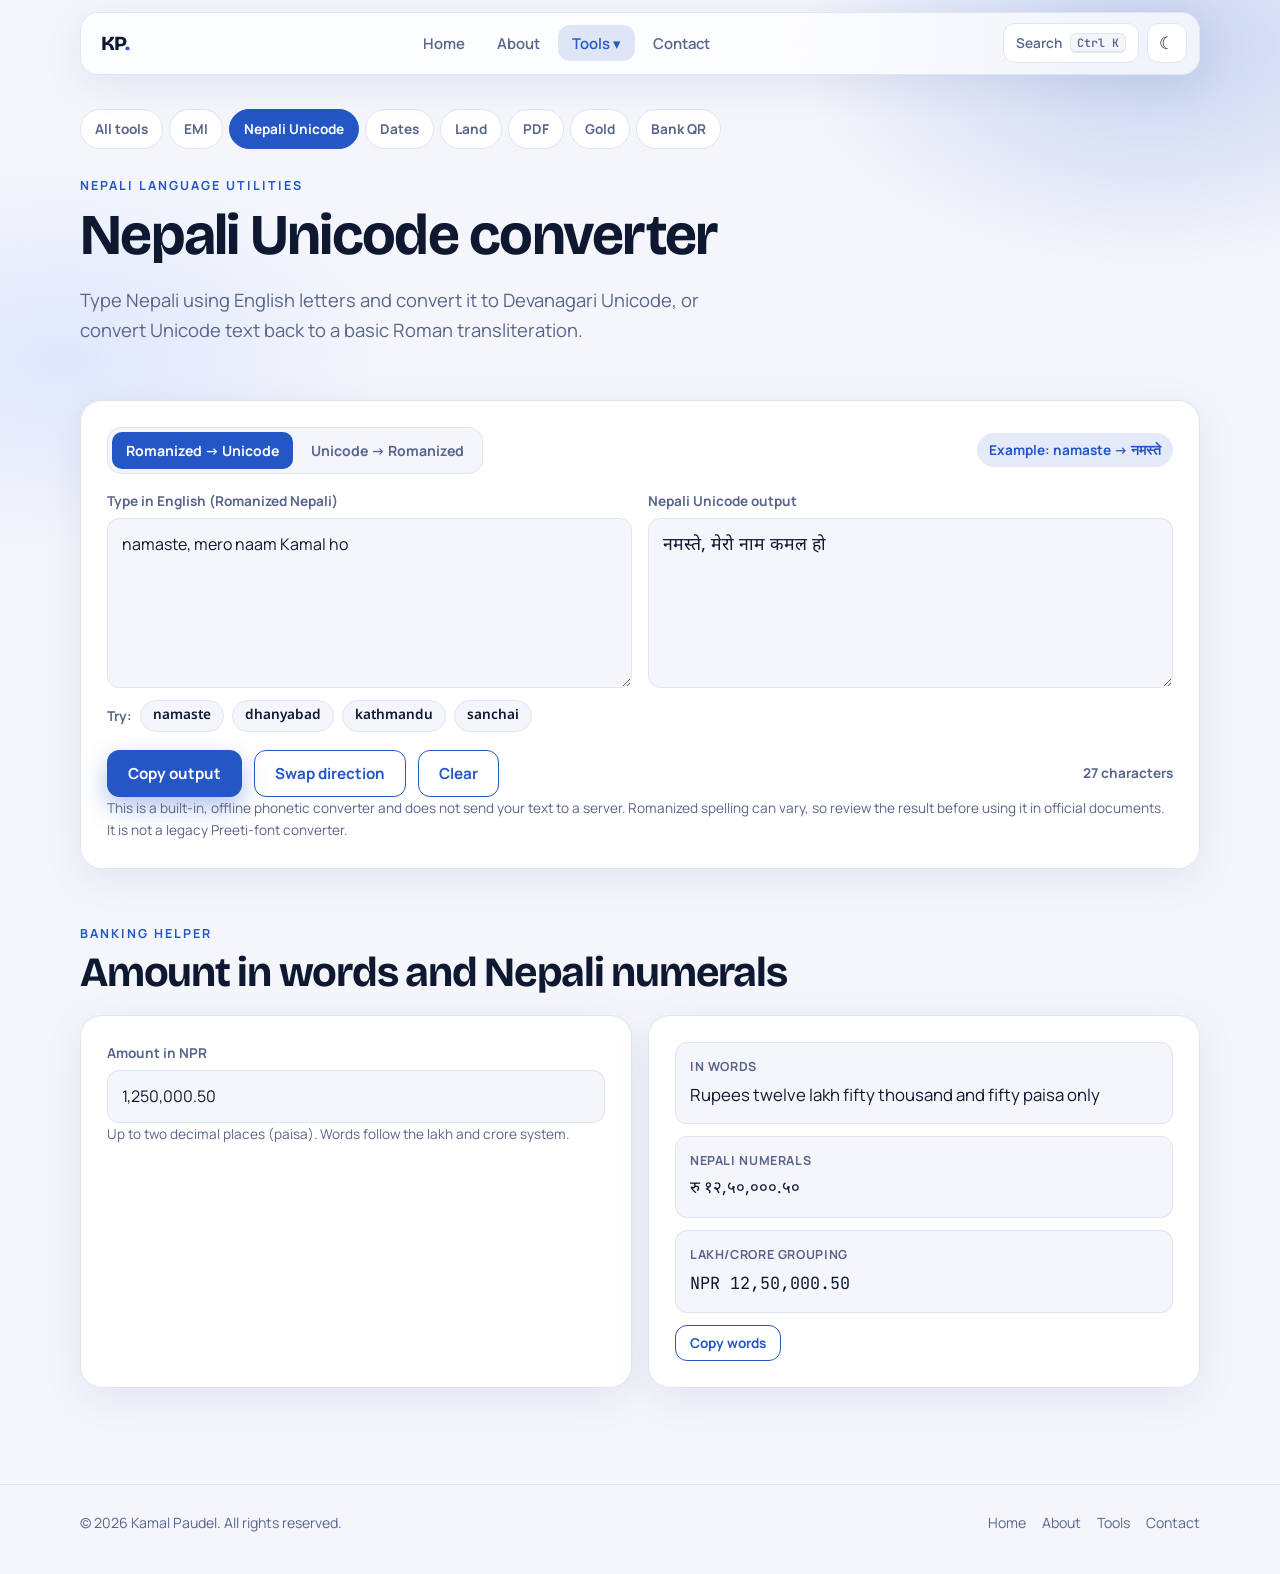
<file: nepali.html>
<!DOCTYPE html>
<html lang="en">
<head>
<meta charset="UTF-8">
<meta name="viewport" content="width=device-width, initial-scale=1">
<meta name="description" content="Professional portfolio of Kamal Paudel: banking operations, credit and customer service.">
<title>Nepali Tools | Kamal Paudel</title>
<link rel="preconnect" href="https://fonts.googleapis.com">
<link rel="preconnect" href="https://fonts.gstatic.com" crossorigin>
<link href="https://fonts.googleapis.com/css2?family=Bricolage+Grotesque:opsz,wght@12..96,500;12..96,700;12..96,800&family=JetBrains+Mono:wght@500;700&family=Manrope:wght@400;500;600;700;800&family=Noto+Sans+Devanagari:wght@400;600&display=swap" rel="stylesheet">
<link rel="stylesheet" href="styles.css">
</head>
<body data-page="nepali">
<header class="site-head wrap">
  <div class="nav">
    <a class="brand" href="index.html">KP<i>.</i></a>
    <nav class="links" id="links" aria-label="Main navigation">
      <a data-nav="home" href="index.html" data-kw="start portfolio">Home</a>
      <a data-nav="about" href="about.html" data-kw="profile background">About</a>
      <div class="dd">
        <button class="ddbtn" id="ddBtn" type="button" aria-haspopup="true" aria-expanded="false">Tools ▾</button>
        <div class="ddmenu" id="ddMenu">
          <a data-nav="tools" href="tools.html" data-kw="all hub">All tools<small>Overview of every utility</small></a>
          <a data-nav="emi" href="emi.html" data-kw="loan interest instalment calculator">EMI Calculator<small>Loan instalments and schedule</small></a>
          <a data-nav="nepali" href="nepali.html" data-kw="unicode devanagari romanized amount words numerals">Nepali Unicode<small>Converter and amount in words</small></a>
          <a data-nav="date" href="date.html" data-kw="bikram sambat bs ad calendar">Date Converter<small>English and Nepali dates</small></a>
          <a data-nav="land" href="land.html" data-kw="ropani aana bigha kattha dhur area">Land Converter<small>Ropani, Bigha, m² and ft²</small></a>
          <a data-nav="pdf" href="pdf.html" data-kw="merge split rotate compress document">PDF Tools<small>Merge, extract, rotate, compress</small></a>
          <a data-nav="gold" href="gold.html" data-kw="gold silver rate price tola fenegosida">Gold Rate<small>Gold and silver value calculator</small></a>
          <a data-nav="qr" href="qr.html" data-kw="qr code bank account nepalqr fonepay swift decode">Bank QR<small>Account QR codes and decoder</small></a>
        </div>
      </div>
      <a data-nav="contact" href="contact.html" data-kw="email location message">Contact</a>
    </nav>
    <div class="tools">
      <button class="search-btn" id="palBtn" type="button" aria-label="Quick jump to a page"><span>Search</span><kbd>Ctrl K</kbd></button>
      <button class="icon-btn" id="themeBtn" type="button" aria-label="Switch theme">☾</button>
      <button class="icon-btn" id="menuBtn" type="button" aria-label="Menu" aria-expanded="false">≡</button>
    </div>
  </div>
</header>
<main>
<div class="view" data-view="nepali">
<div class="wrap">
  <nav class="toolnav" aria-label="Tools"><a href="tools.html">All tools</a><a href="emi.html">EMI</a><a href="nepali.html" aria-current="page">Nepali Unicode</a><a href="date.html">Dates</a><a href="land.html">Land</a><a href="pdf.html">PDF</a><a href="gold.html">Gold</a><a href="qr.html">Bank QR</a></nav>
  <div class="page-head">
    <div class="eyebrow">Nepali language utilities</div>
    <h1>Nepali Unicode converter</h1>
    <p class="lead">Type Nepali using English letters and convert it to Devanagari Unicode, or convert Unicode text back to a basic Roman transliteration.</p>
  </div>
  <section class="block" style="padding-top:28px">
    <div class="card">
      <div class="bar">
        <div class="seg" role="group" aria-label="Conversion direction">
          <button id="toUnicodeMode" type="button" aria-pressed="true">Romanized → Unicode</button>
          <button id="toRomanMode" type="button" aria-pressed="false">Unicode → Romanized</button>
        </div>
        <span class="tag" id="modeHint">Example: namaste → नमस्ते</span>
      </div>
      <div class="conv">
        <div class="field"><label for="unicodeInput" id="inputLabel">Type in English (Romanized Nepali)</label><textarea id="unicodeInput" spellcheck="false"></textarea></div>
        <div class="field"><label for="unicodeOutput" id="outputLabel">Nepali Unicode output</label><textarea id="unicodeOutput" class="deva" readonly placeholder="Converted text appears here"></textarea></div>
      </div>
      <div class="examples"><span class="lbl">Try:</span>
        <button type="button" data-ex="namaste">namaste</button><button type="button" data-ex="dhanyabad">dhanyabad</button><button type="button" data-ex="kathmandu">kathmandu</button><button type="button" data-ex="sanchai">sanchai</button>
      </div>
      <div class="bar" style="margin:18px 0 0">
        <div class="row">
          <button class="btn primary" id="copyUnicode" type="button">Copy output</button>
          <button class="btn" id="swapBtn" type="button">Swap direction</button>
          <button class="btn" id="clearUnicode" type="button">Clear</button>
        </div>
        <span class="lbl" id="charCount">0 characters</span>
      </div>
      <p class="note">This is a built-in, offline phonetic converter and does not send your text to a server. Romanized spelling can vary, so review the result before using it in official documents. It is not a legacy Preeti-font converter.</p>
    </div>
  </section>
  <section class="block" style="padding-top:0">
    <div class="eyebrow">Banking helper</div>
    <h2 style="font-size:clamp(1.8rem,4vw,2.6rem);margin:8px 0 20px">Amount in words and Nepali numerals</h2>
    <div class="grid-2">
      <div class="card">
        <div class="field"><label for="amtIn">Amount in NPR</label><input id="amtIn" type="text" inputmode="decimal" value="1,250,000.50" autocomplete="off"></div>
        <p class="note">Up to two decimal places (paisa). Words follow the lakh and crore system.</p>
      </div>
      <div class="card" style="display:grid;gap:12px" aria-live="polite">
        <div class="out-box"><b>In words</b><div id="amtWords">-</div></div>
        <div class="out-box"><b>Nepali numerals</b><div id="amtDeva" class="deva-out">-</div></div>
        <div class="out-box"><b>Lakh/crore grouping</b><div id="amtGroup" class="mono">-</div></div>
        <div><button class="btn small" id="copyWords" type="button">Copy words</button></div>
      </div>
    </div>
  </section>
</div>
</div>
</main>
<footer>
  <div class="wrap">
    <span>© <span id="year">2026</span> Kamal Paudel. All rights reserved.</span>
    <nav aria-label="Footer"><a href="index.html">Home</a><a href="about.html">About</a><a href="tools.html">Tools</a><a href="contact.html">Contact</a></nav>
  </div>
</footer>
<div class="pal" id="pal" role="dialog" aria-modal="true" aria-label="Quick jump">
  <div class="pal-box"><input id="palIn" type="text" placeholder="Jump to a page or tool…" autocomplete="off" aria-label="Search pages"><ul class="pal-list" id="palList"></ul></div>
</div>
<script src="app.js"></script>
</body>
</html>
</file>
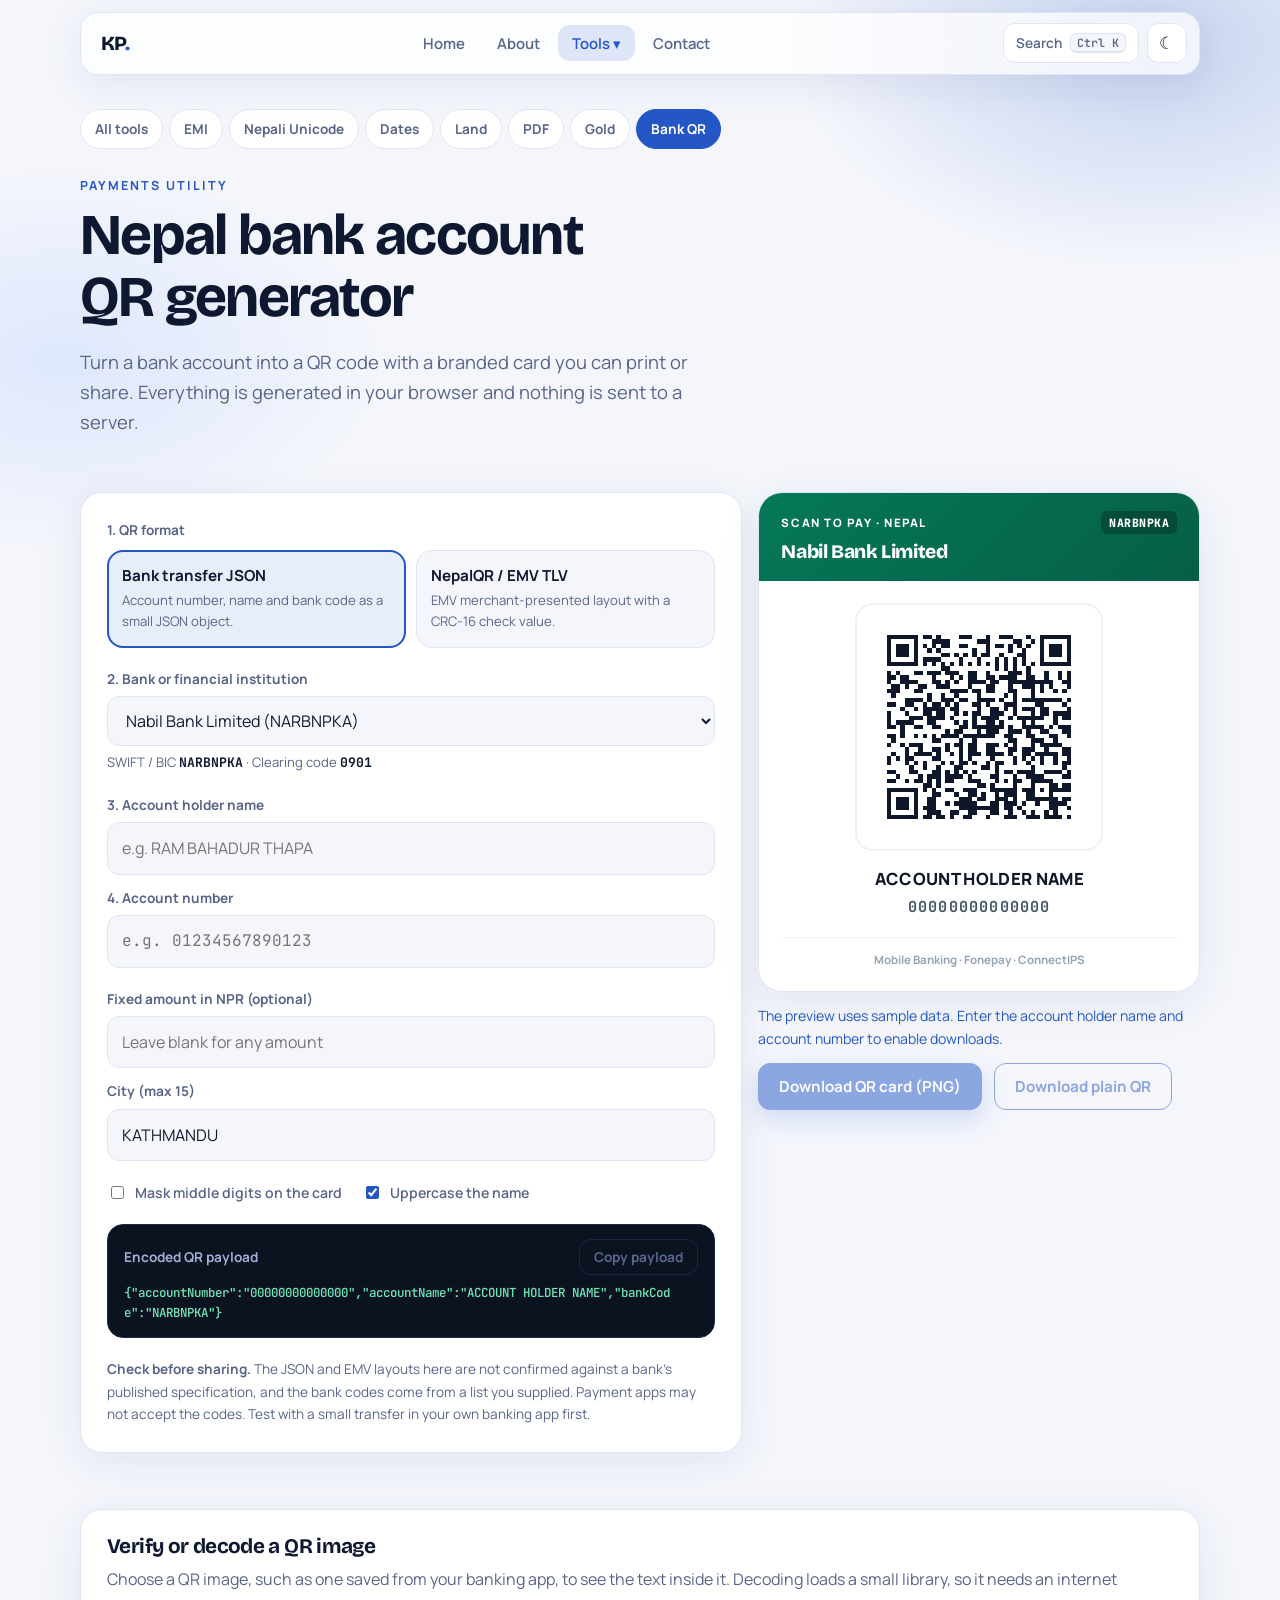
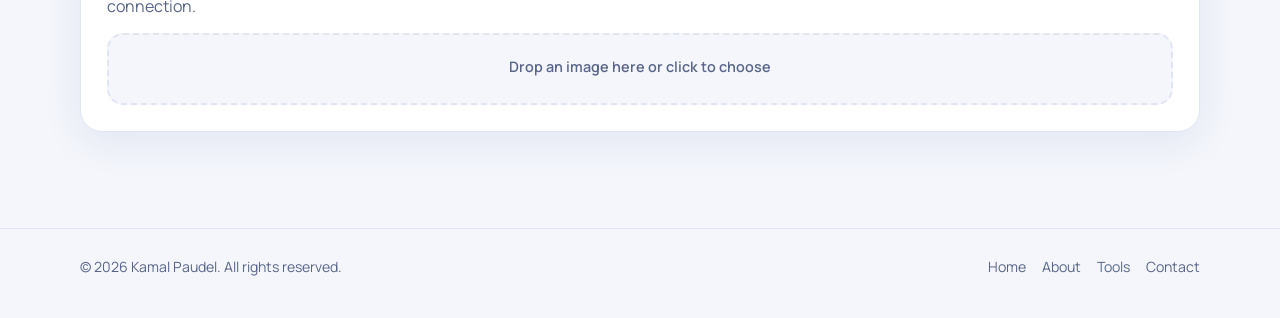
<file: qr.html>
<!DOCTYPE html>
<html lang="en">
<head>
<meta charset="UTF-8">
<meta name="viewport" content="width=device-width, initial-scale=1">
<meta name="description" content="Professional portfolio of Kamal Paudel: banking operations, credit and customer service.">
<title>Bank QR Generator | Kamal Paudel</title>
<link rel="preconnect" href="https://fonts.googleapis.com">
<link rel="preconnect" href="https://fonts.gstatic.com" crossorigin>
<link href="https://fonts.googleapis.com/css2?family=Bricolage+Grotesque:opsz,wght@12..96,500;12..96,700;12..96,800&family=JetBrains+Mono:wght@500;700&family=Manrope:wght@400;500;600;700;800&family=Noto+Sans+Devanagari:wght@400;600&display=swap" rel="stylesheet">
<link rel="stylesheet" href="styles.css">
</head>
<body data-page="qr">
<header class="site-head wrap">
  <div class="nav">
    <a class="brand" href="index.html">KP<i>.</i></a>
    <nav class="links" id="links" aria-label="Main navigation">
      <a data-nav="home" href="index.html" data-kw="start portfolio">Home</a>
      <a data-nav="about" href="about.html" data-kw="profile background">About</a>
      <div class="dd">
        <button class="ddbtn" id="ddBtn" type="button" aria-haspopup="true" aria-expanded="false">Tools ▾</button>
        <div class="ddmenu" id="ddMenu">
          <a data-nav="tools" href="tools.html" data-kw="all hub">All tools<small>Overview of every utility</small></a>
          <a data-nav="emi" href="emi.html" data-kw="loan interest instalment calculator">EMI Calculator<small>Loan instalments and schedule</small></a>
          <a data-nav="nepali" href="nepali.html" data-kw="unicode devanagari romanized amount words numerals">Nepali Unicode<small>Converter and amount in words</small></a>
          <a data-nav="date" href="date.html" data-kw="bikram sambat bs ad calendar">Date Converter<small>English and Nepali dates</small></a>
          <a data-nav="land" href="land.html" data-kw="ropani aana bigha kattha dhur area">Land Converter<small>Ropani, Bigha, m² and ft²</small></a>
          <a data-nav="pdf" href="pdf.html" data-kw="merge split rotate compress document">PDF Tools<small>Merge, extract, rotate, compress</small></a>
          <a data-nav="gold" href="gold.html" data-kw="gold silver rate price tola fenegosida">Gold Rate<small>Gold and silver value calculator</small></a>
          <a data-nav="qr" href="qr.html" data-kw="qr code bank account nepalqr fonepay swift decode">Bank QR<small>Account QR codes and decoder</small></a>
        </div>
      </div>
      <a data-nav="contact" href="contact.html" data-kw="email location message">Contact</a>
    </nav>
    <div class="tools">
      <button class="search-btn" id="palBtn" type="button" aria-label="Quick jump to a page"><span>Search</span><kbd>Ctrl K</kbd></button>
      <button class="icon-btn" id="themeBtn" type="button" aria-label="Switch theme">☾</button>
      <button class="icon-btn" id="menuBtn" type="button" aria-label="Menu" aria-expanded="false">≡</button>
    </div>
  </div>
</header>
<main>
<div class="view" data-view="qr">
<div class="wrap">
  <nav class="toolnav" aria-label="Tools"><a href="tools.html">All tools</a><a href="emi.html">EMI</a><a href="nepali.html">Nepali Unicode</a><a href="date.html">Dates</a><a href="land.html">Land</a><a href="pdf.html">PDF</a><a href="gold.html">Gold</a><a href="qr.html" aria-current="page">Bank QR</a></nav>
  <div class="page-head">
    <div class="eyebrow">Payments utility</div>
    <h1>Nepal bank account QR generator</h1>
    <p class="lead">Turn a bank account into a QR code with a branded card you can print or share. Everything is generated in your browser and nothing is sent to a server.</p>
  </div>
  <section class="block" style="padding-top:28px">
    <div class="qrlay">
      <div class="card inputs">
        <div>
          <div class="lbl" style="margin-bottom:8px">1. QR format</div>
          <div class="modegrid" role="group" aria-label="QR format">
            <button type="button" class="modeopt" id="modeJson" aria-pressed="true"><b>Bank transfer JSON</b><span>Account number, name and bank code as a small JSON object.</span></button>
            <button type="button" class="modeopt" id="modeEmv" aria-pressed="false"><b>NepalQR / EMV TLV</b><span>EMV merchant-presented layout with a CRC-16 check value.</span></button>
          </div>
        </div>
        <div class="field"><label for="bankSelect">2. Bank or financial institution</label><select id="bankSelect"></select>
          <div class="codes">SWIFT / BIC <b class="mono" id="dispSwift">-</b> · Clearing code <b class="mono" id="dispNchl">-</b></div></div>
        <div class="grid-2" style="gap:12px">
          <div class="field"><label for="accName">3. Account holder name</label><input id="accName" type="text" placeholder="e.g. RAM BAHADUR THAPA" autocomplete="off"></div>
          <div class="field"><label for="accNo">4. Account number</label><input id="accNo" type="text" class="mono" inputmode="numeric" placeholder="e.g. 01234567890123" autocomplete="off"></div>
        </div>
        <div class="grid-2" style="gap:12px" id="emvOpts" hidden>
          <div class="field"><label for="fixedAmt">Fixed amount in NPR (optional)</label><input id="fixedAmt" type="text" inputmode="decimal" placeholder="Leave blank for any amount" autocomplete="off"></div>
          <div class="field"><label for="mCity">City (max 15)</label><input id="mCity" type="text" maxlength="15" value="KATHMANDU" autocomplete="off"></div>
        </div>
        <div class="row" style="gap:20px">
          <label class="chk"><input type="checkbox" id="maskTog"> Mask middle digits on the card</label>
          <label class="chk"><input type="checkbox" id="upTog" checked> Uppercase the name</label>
        </div>
        <div class="payload">
          <div class="bar" style="margin:0 0 8px"><span class="lbl" style="color:#9fb0d6">Encoded QR payload</span><button class="btn small" id="copyPayload" type="button">Copy payload</button></div>
          <pre id="payloadPreview"></pre>
        </div>
        <p class="note" style="margin:0"><b>Check before sharing.</b> The JSON and EMV layouts here are not confirmed against a bank's published specification, and the bank codes come from a list you supplied. Payment apps may not accept the codes. Test with a small transfer in your own banking app first.</p>
      </div>

      <div class="qside">
        <div class="qcard" id="qcard">
          <div class="qhead" id="qHead">
            <div class="bar" style="margin:0"><span>SCAN TO PAY · NEPAL</span><span class="mono qbadge" id="qBadge">-</span></div>
            <h2 id="qBank">Bank</h2>
          </div>
          <div class="qbody">
            <div class="qframe"><canvas id="qrCanvas" width="440" height="440" role="img" aria-label="Generated bank QR code"></canvas></div>
            <div class="qname" id="qName">ACCOUNT HOLDER NAME</div>
            <div class="qno mono" id="qNo">00000000000000</div>
            <div class="qamt" id="qAmt" hidden>NPR <span id="qAmtVal"></span></div>
            <div class="qfoot">Mobile Banking · Fonepay · ConnectIPS</div>
          </div>
        </div>
        <p class="status" id="qrErr" role="alert"></p>
        <div class="row">
          <button class="btn primary" id="dlCard" type="button">Download QR card (PNG)</button>
          <button class="btn" id="dlPlain" type="button">Download plain QR</button>
        </div>
        <p class="status" id="qrStatus" aria-live="polite"></p>
      </div>
    </div>
  </section>

  <section class="block" style="padding-top:0">
    <div class="card">
      <h3>Verify or decode a QR image</h3>
      <p style="margin-top:6px">Choose a QR image, such as one saved from your banking app, to see the text inside it. Decoding loads a small library, so it needs an internet connection.</p>
      <label class="drop" id="qrDrop" style="margin-top:14px">Drop an image here or click to choose<span class="fname"></span><input id="qrFile" type="file" accept="image/*"></label>
      <div class="res err" id="decErr" hidden></div>
      <div class="payload" id="decBox" hidden style="margin-top:14px"><div class="lbl" style="color:#9fb0d6;margin-bottom:6px">Decoded text</div><pre id="decText"></pre></div>
    </div>
  </section>
</div>
</div>
</main>
<footer>
  <div class="wrap">
    <span>© <span id="year">2026</span> Kamal Paudel. All rights reserved.</span>
    <nav aria-label="Footer"><a href="index.html">Home</a><a href="about.html">About</a><a href="tools.html">Tools</a><a href="contact.html">Contact</a></nav>
  </div>
</footer>
<div class="pal" id="pal" role="dialog" aria-modal="true" aria-label="Quick jump">
  <div class="pal-box"><input id="palIn" type="text" placeholder="Jump to a page or tool…" autocomplete="off" aria-label="Search pages"><ul class="pal-list" id="palList"></ul></div>
</div>
<script src="app.js"></script>
</body>
</html>
</file>
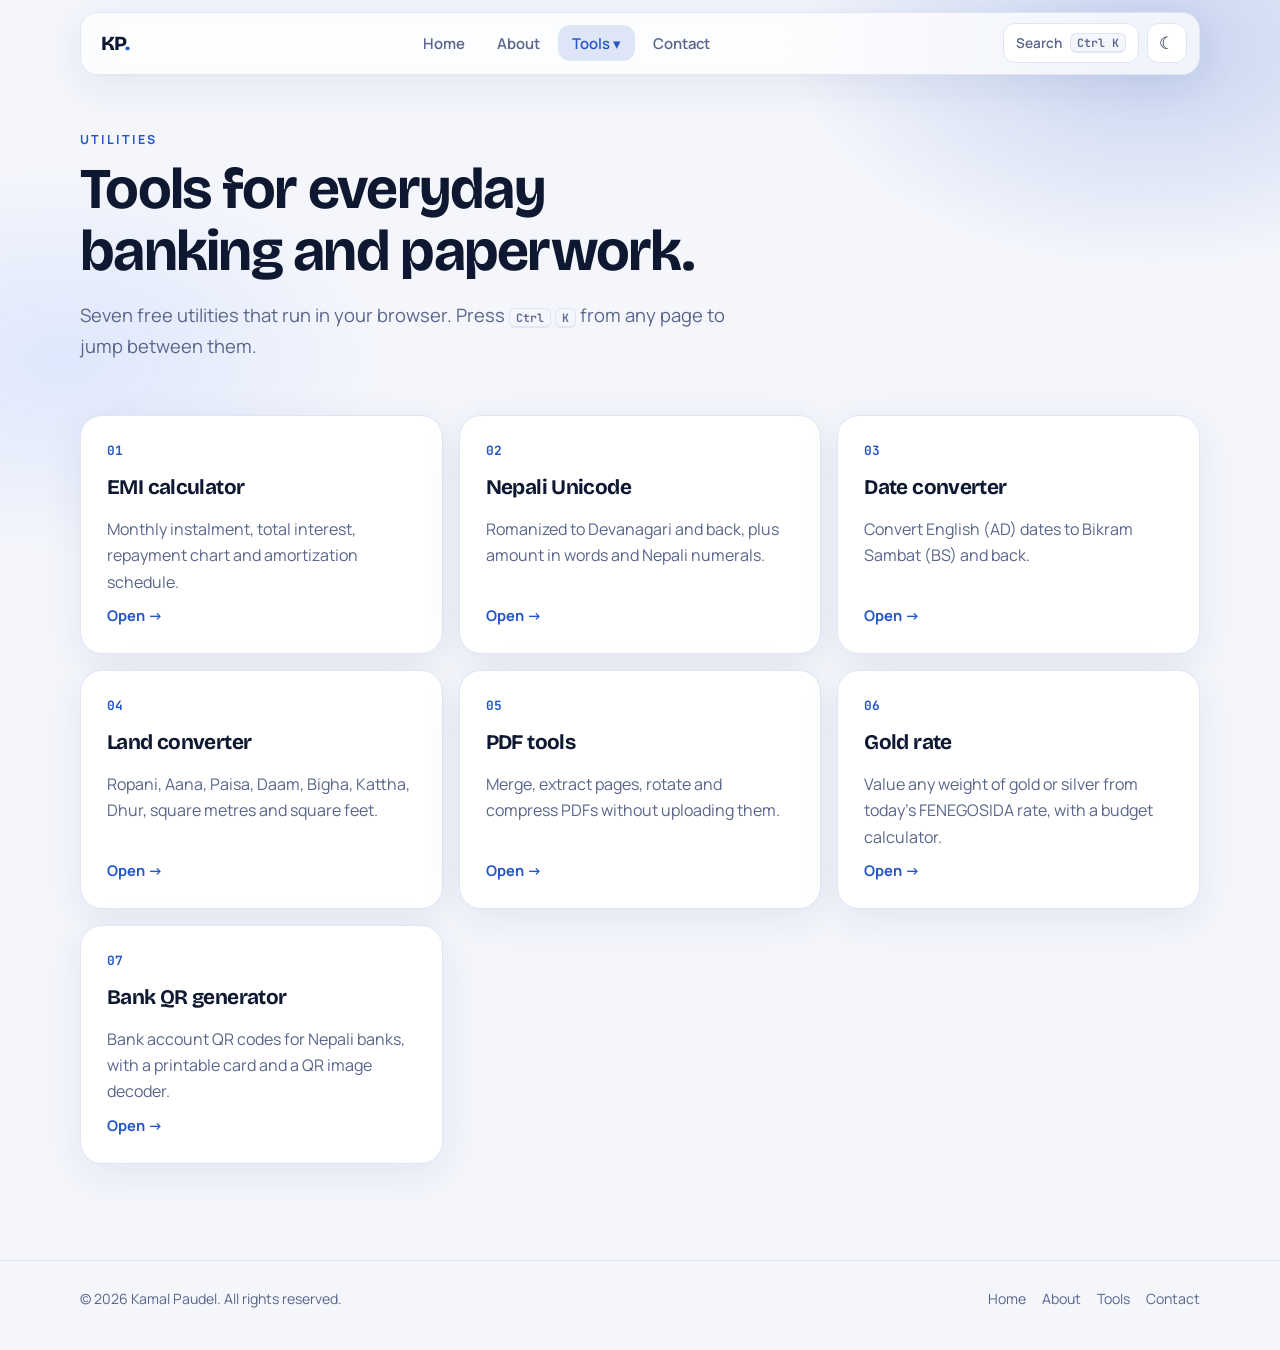
<file: tools.html>
<!DOCTYPE html>
<html lang="en">
<head>
<meta charset="UTF-8">
<meta name="viewport" content="width=device-width, initial-scale=1">
<meta name="description" content="Professional portfolio of Kamal Paudel: banking operations, credit and customer service.">
<title>Tools | Kamal Paudel</title>
<link rel="preconnect" href="https://fonts.googleapis.com">
<link rel="preconnect" href="https://fonts.gstatic.com" crossorigin>
<link href="https://fonts.googleapis.com/css2?family=Bricolage+Grotesque:opsz,wght@12..96,500;12..96,700;12..96,800&family=JetBrains+Mono:wght@500;700&family=Manrope:wght@400;500;600;700;800&family=Noto+Sans+Devanagari:wght@400;600&display=swap" rel="stylesheet">
<link rel="stylesheet" href="styles.css">
</head>
<body data-page="tools">
<header class="site-head wrap">
  <div class="nav">
    <a class="brand" href="index.html">KP<i>.</i></a>
    <nav class="links" id="links" aria-label="Main navigation">
      <a data-nav="home" href="index.html" data-kw="start portfolio">Home</a>
      <a data-nav="about" href="about.html" data-kw="profile background">About</a>
      <div class="dd">
        <button class="ddbtn" id="ddBtn" type="button" aria-haspopup="true" aria-expanded="false">Tools ▾</button>
        <div class="ddmenu" id="ddMenu">
          <a data-nav="tools" href="tools.html" data-kw="all hub">All tools<small>Overview of every utility</small></a>
          <a data-nav="emi" href="emi.html" data-kw="loan interest instalment calculator">EMI Calculator<small>Loan instalments and schedule</small></a>
          <a data-nav="nepali" href="nepali.html" data-kw="unicode devanagari romanized amount words numerals">Nepali Unicode<small>Converter and amount in words</small></a>
          <a data-nav="date" href="date.html" data-kw="bikram sambat bs ad calendar">Date Converter<small>English and Nepali dates</small></a>
          <a data-nav="land" href="land.html" data-kw="ropani aana bigha kattha dhur area">Land Converter<small>Ropani, Bigha, m² and ft²</small></a>
          <a data-nav="pdf" href="pdf.html" data-kw="merge split rotate compress document">PDF Tools<small>Merge, extract, rotate, compress</small></a>
          <a data-nav="gold" href="gold.html" data-kw="gold silver rate price tola fenegosida">Gold Rate<small>Gold and silver value calculator</small></a>
          <a data-nav="qr" href="qr.html" data-kw="qr code bank account nepalqr fonepay swift decode">Bank QR<small>Account QR codes and decoder</small></a>
        </div>
      </div>
      <a data-nav="contact" href="contact.html" data-kw="email location message">Contact</a>
    </nav>
    <div class="tools">
      <button class="search-btn" id="palBtn" type="button" aria-label="Quick jump to a page"><span>Search</span><kbd>Ctrl K</kbd></button>
      <button class="icon-btn" id="themeBtn" type="button" aria-label="Switch theme">☾</button>
      <button class="icon-btn" id="menuBtn" type="button" aria-label="Menu" aria-expanded="false">≡</button>
    </div>
  </div>
</header>
<main>
<div class="view" data-view="tools">
<div class="wrap">
  <div class="page-head">
    <div class="eyebrow">Utilities</div>
    <h1>Tools for everyday banking and paperwork.</h1>
    <p class="lead">Seven free utilities that run in your browser. Press <kbd>Ctrl</kbd> <kbd>K</kbd> from any page to jump between them.</p>
  </div>
  <section class="block" style="padding-top:28px">
    <div class="hub">
      <a class="card" href="emi.html"><span class="num">01</span><h3>EMI calculator</h3><p>Monthly instalment, total interest, repayment chart and amortization schedule.</p><span class="go">Open →</span></a>
      <a class="card" href="nepali.html"><span class="num">02</span><h3>Nepali Unicode</h3><p>Romanized to Devanagari and back, plus amount in words and Nepali numerals.</p><span class="go">Open →</span></a>
      <a class="card" href="date.html"><span class="num">03</span><h3>Date converter</h3><p>Convert English (AD) dates to Bikram Sambat (BS) and back.</p><span class="go">Open →</span></a>
      <a class="card" href="land.html"><span class="num">04</span><h3>Land converter</h3><p>Ropani, Aana, Paisa, Daam, Bigha, Kattha, Dhur, square metres and square feet.</p><span class="go">Open →</span></a>
      <a class="card" href="pdf.html"><span class="num">05</span><h3>PDF tools</h3><p>Merge, extract pages, rotate and compress PDFs without uploading them.</p><span class="go">Open →</span></a>
      <a class="card" href="gold.html"><span class="num">06</span><h3>Gold rate</h3><p>Value any weight of gold or silver from today's FENEGOSIDA rate, with a budget calculator.</p><span class="go">Open →</span></a>
      <a class="card" href="qr.html"><span class="num">07</span><h3>Bank QR generator</h3><p>Bank account QR codes for Nepali banks, with a printable card and a QR image decoder.</p><span class="go">Open →</span></a>
    </div>
  </section>
</div>
</div>
</main>
<footer>
  <div class="wrap">
    <span>© <span id="year">2026</span> Kamal Paudel. All rights reserved.</span>
    <nav aria-label="Footer"><a href="index.html">Home</a><a href="about.html">About</a><a href="tools.html">Tools</a><a href="contact.html">Contact</a></nav>
  </div>
</footer>
<div class="pal" id="pal" role="dialog" aria-modal="true" aria-label="Quick jump">
  <div class="pal-box"><input id="palIn" type="text" placeholder="Jump to a page or tool…" autocomplete="off" aria-label="Search pages"><ul class="pal-list" id="palList"></ul></div>
</div>
<script src="app.js"></script>
</body>
</html>
</file>
<file: styles.css>
/* Layout idea: floating glass nav, mesh-gradient backdrop, bento cards on Home, tool panels with live charts. */
:root{
  --bg:#f4f6fc;
  --surface:#ffffff;
  --ink:#0e1830;
  --muted:#59658a;
  --accent:#2457c5;
  --accent-2:#5b8cff;
  --line:#dfe5f3;
  --good:#12a37f;
  --on-accent:#ffffff;
  --glass:rgba(255,255,255,.72);
  --shadow:0 10px 40px rgba(20,40,100,.08);
  --display:"Bricolage Grotesque","Segoe UI",system-ui,sans-serif;
  --body:"Manrope",system-ui,-apple-system,"Segoe UI",sans-serif;
  --mono:"JetBrains Mono",ui-monospace,Menlo,Consolas,monospace;
  --deva:"Noto Sans Devanagari","Mangal",sans-serif;
  color-scheme:light;
}
@media (prefers-color-scheme:dark){
  :root:not([data-theme="light"]){
    --bg:#080e1d;--surface:#111a31;--ink:#e9eefc;--muted:#96a3c7;--accent:#6c97ff;--accent-2:#3d6be0;--line:#222e4d;--good:#3dd6ad;--on-accent:#08101f;--glass:rgba(17,26,49,.72);--shadow:0 10px 40px rgba(0,0,0,.35);
    color-scheme:dark;
  }
}
:root[data-theme="dark"]{
  --bg:#080e1d;--surface:#111a31;--ink:#e9eefc;--muted:#96a3c7;--accent:#6c97ff;--accent-2:#3d6be0;--line:#222e4d;--good:#3dd6ad;--on-accent:#08101f;--glass:rgba(17,26,49,.72);--shadow:0 10px 40px rgba(0,0,0,.35);
  color-scheme:dark;
}
*{box-sizing:border-box}
html{scroll-behavior:smooth}
body{margin:0;background:var(--bg);color:var(--ink);font-family:var(--body);line-height:1.65;font-size:16px;min-height:100%;position:relative}
body::before{content:"";position:fixed;inset:0;z-index:-1;pointer-events:none;
  background:radial-gradient(40% 35% at 90% 5%,color-mix(in srgb,var(--accent) 22%,transparent),transparent 70%),
             radial-gradient(35% 30% at 5% 40%,color-mix(in srgb,var(--accent-2) 14%,transparent),transparent 70%)}
a{color:inherit;text-decoration:none}
:focus-visible{outline:3px solid color-mix(in srgb,var(--accent) 60%,transparent);outline-offset:3px;border-radius:6px}
.wrap{width:min(1120px,calc(100% - 32px));margin:0 auto}
h1,h2,h3{font-family:var(--display);margin:0;line-height:1.08;letter-spacing:-.03em;text-wrap:balance}
.mono{font-family:var(--mono);font-variant-numeric:tabular-nums}
.eyebrow{font:700 .78rem var(--body);letter-spacing:.16em;text-transform:uppercase;color:var(--accent)}
.sub{color:var(--muted);margin:0}

/* header */
.site-head{position:sticky;top:12px;z-index:20;margin-top:12px}
.nav{display:flex;align-items:center;justify-content:space-between;gap:16px;padding:10px 12px 10px 20px;background:var(--glass);backdrop-filter:blur(16px);-webkit-backdrop-filter:blur(16px);border:1px solid var(--line);border-radius:18px;box-shadow:var(--shadow)}
.brand{font:800 1.25rem var(--display);letter-spacing:-.04em}
.brand i{font-style:normal;color:var(--accent)}
.links{display:flex;gap:4px;align-items:center}
.links a{padding:8px 14px;border-radius:12px;font-size:.93rem;font-weight:600;color:var(--muted);transition:background .2s,color .2s}
.links a:hover{color:var(--ink);background:color-mix(in srgb,var(--accent) 10%,transparent)}
.links a[aria-current="page"]{color:var(--accent);background:color-mix(in srgb,var(--accent) 14%,transparent)}
.tools{display:flex;gap:8px;align-items:center}
.icon-btn{width:40px;height:40px;border-radius:12px;border:1px solid var(--line);background:var(--surface);color:var(--ink);cursor:pointer;display:grid;place-items:center;font-size:1.05rem}
.icon-btn:hover{border-color:var(--accent)}
#menuBtn{display:none}
@media (max-width:860px){
  #menuBtn{display:grid}
  .links{position:absolute;left:0;right:0;top:calc(100% + 8px);flex-direction:column;align-items:stretch;padding:10px;background:var(--surface);border:1px solid var(--line);border-radius:18px;box-shadow:var(--shadow);display:none}
  .links.open{display:flex}
  .links a{padding:12px 14px}
  .nav{position:relative}
}

/* views and motion */
.view[hidden]{display:none}
.view{animation:enter .45s ease both}
@keyframes enter{from{opacity:.4;transform:translateY(12px)}to{opacity:1;transform:none}}
.rise{animation:enter .6s ease both;animation-delay:var(--d,0s)}
@media (prefers-reduced-motion:reduce){*{animation:none!important;transition:none!important}html{scroll-behavior:auto}}

section.block{padding:56px 0}
.page-head{padding:56px 0 8px;max-width:720px}
.page-head h1{font-size:clamp(2.2rem,5vw,3.6rem);margin:10px 0 14px}

/* buttons */
.btn{display:inline-flex;align-items:center;justify-content:center;gap:8px;padding:12px 20px;border-radius:12px;font:700 .95rem var(--body);border:1px solid var(--accent);background:transparent;color:var(--accent);cursor:pointer;transition:transform .15s,box-shadow .15s,background .15s}
.btn:hover{transform:translateY(-2px)}
.btn.primary{background:var(--accent);color:var(--on-accent);box-shadow:0 10px 24px color-mix(in srgb,var(--accent) 35%,transparent)}
.btn.small{padding:8px 14px;font-size:.85rem}
.row{display:flex;gap:12px;flex-wrap:wrap}

/* hero */
.hero{display:grid;grid-template-columns:1.3fr .7fr;gap:48px;align-items:center;padding:72px 0 40px}
.hero h1{font-size:clamp(2.8rem,7vw,5.4rem);margin:14px 0 20px}
.hero h1 em{font-style:normal;background:linear-gradient(100deg,var(--accent),var(--accent-2) 60%,var(--good));-webkit-background-clip:text;background-clip:text;color:transparent}
.lead{font-size:1.15rem;color:var(--muted);max-width:60ch}
.orbit{position:relative;width:min(340px,100%);aspect-ratio:1;margin:auto}
.orbit .ring{position:absolute;inset:0;border-radius:50%;border:1px dashed color-mix(in srgb,var(--accent) 45%,transparent);animation:spin 40s linear infinite}
.orbit .ring.r2{inset:13%;animation-duration:28s;animation-direction:reverse}
@keyframes spin{to{transform:rotate(360deg)}}
.orbit .core{position:absolute;inset:26%;border-radius:50%;display:grid;place-items:center;font:800 3.4rem var(--display);letter-spacing:-.06em;color:var(--on-accent);background:linear-gradient(135deg,var(--accent),var(--accent-2));box-shadow:0 24px 60px color-mix(in srgb,var(--accent) 40%,transparent)}
.chip-float{position:absolute;padding:6px 12px;border-radius:999px;background:var(--surface);border:1px solid var(--line);font-size:.8rem;font-weight:700;box-shadow:var(--shadow);white-space:nowrap;animation:bob 5s ease-in-out infinite}
.chip-float:nth-of-type(1){top:6%;left:50%;transform:translateX(-50%)}
.chip-float:nth-of-type(2){top:52%;right:-4%;animation-delay:-1.5s}
.chip-float:nth-of-type(3){bottom:6%;left:2%;animation-delay:-3s}
@keyframes bob{50%{translate:0 -8px}}

/* marquee */
.marquee{overflow:hidden;border-block:1px solid var(--line);padding:14px 0;margin:24px 0}
.marquee div{display:flex;gap:40px;width:max-content;animation:slide 30s linear infinite;font:600 .95rem var(--body);color:var(--muted)}
.marquee span::before{content:"◆";color:var(--accent);margin-right:40px;font-size:.6rem;vertical-align:middle}
@keyframes slide{to{transform:translateX(-50%)}}

/* cards and bento */
.card{background:var(--surface);border:1px solid var(--line);border-radius:22px;padding:26px;box-shadow:var(--shadow)}
.card h3{font-size:1.3rem;margin-bottom:8px}
.card p{margin:0;color:var(--muted)}
.bento{display:grid;grid-template-columns:repeat(12,1fr);gap:16px}
.bento .tile{display:flex;flex-direction:column;gap:10px;min-height:230px;transition:transform .2s,border-color .2s}
.bento .tile:hover{transform:translateY(-4px);border-color:var(--accent)}
.tile.t-emi{grid-column:span 6}
.tile.t-nep{grid-column:span 6}
.tile.t-about{grid-column:span 6}
.tile.t-contact{grid-column:span 6}
.tile .go{margin-top:auto;font-weight:700;color:var(--accent);font-size:.92rem}
.tile .demo{font:800 2.1rem var(--display);letter-spacing:-.04em}
.tile .deva{font-family:var(--deva);font-size:2.4rem;font-weight:600;line-height:1.3}
@media (max-width:860px){.hero{grid-template-columns:1fr;padding-top:44px}.bento .tile{grid-column:span 12!important}}
.tags{display:flex;flex-wrap:wrap;gap:8px;margin-top:14px}
.tag{padding:6px 12px;border-radius:999px;background:color-mix(in srgb,var(--accent) 12%,transparent);color:var(--accent);font-size:.85rem;font-weight:700}
.grid-3{display:grid;grid-template-columns:repeat(auto-fit,minmax(250px,1fr));gap:16px}
.grid-2{display:grid;grid-template-columns:repeat(auto-fit,minmax(300px,1fr));gap:16px}
.num{font:700 .8rem var(--mono);color:var(--accent);display:block;margin-bottom:10px}

/* forms */
.field{display:flex;flex-direction:column;gap:6px}
.field label,.lbl{font-size:.85rem;font-weight:700;color:var(--muted)}
input,select,textarea{font:inherit;color:var(--ink);background:var(--bg);border:1px solid var(--line);border-radius:12px;padding:12px 14px;width:100%}
input:focus,select:focus,textarea:focus{outline:3px solid color-mix(in srgb,var(--accent) 30%,transparent);border-color:var(--accent)}
textarea{min-height:170px;resize:vertical;line-height:1.7}
input[type=range]{padding:0;border:0;background:transparent;accent-color:var(--accent);height:24px}
.seg{display:inline-flex;padding:4px;border:1px solid var(--line);border-radius:14px;background:var(--bg);gap:4px;flex-wrap:wrap}
.seg button{border:0;background:transparent;color:var(--muted);font:700 .88rem var(--body);padding:9px 14px;border-radius:10px;cursor:pointer}
.seg button[aria-pressed="true"]{background:var(--accent);color:var(--on-accent)}

/* EMI */
.emi{display:grid;grid-template-columns:.9fr 1.1fr;gap:16px;align-items:start}
.inputs{display:grid;gap:20px}
.pair{display:grid;grid-template-columns:1fr 130px;gap:12px;align-items:end}
.pair .hint{grid-column:1/-1;font-size:.82rem;color:var(--muted);margin-top:-4px}
.result{background:linear-gradient(160deg,#10224f,#1b3b8f);color:#fff;border:0}
:root[data-theme="dark"] .result,:root:not([data-theme="light"]) .result{background:linear-gradient(160deg,#14275a,#244aa8)}
.result .lab{color:#c3d0f2;font-size:.88rem}
.result .big{font:800 clamp(2.2rem,6vw,3.2rem) var(--display);letter-spacing:-.04em;margin:2px 0 16px}
.donut-row{display:grid;grid-template-columns:150px 1fr;gap:20px;align-items:center}
.donut{width:150px;height:150px}
.donut .bg{stroke:rgba(255,255,255,.18)}
.donut .p{stroke:#7fa4ff}
.donut .i{stroke:#ffc766}
.donut text{fill:#fff;font:800 20px var(--display)}
.donut text.s{font:600 9px var(--body);fill:#c3d0f2}
.stat{display:flex;justify-content:space-between;gap:12px;padding:9px 0;border-top:1px solid rgba(255,255,255,.16);font-size:.92rem}
.stat span:first-child{color:#c3d0f2;display:flex;gap:8px;align-items:center}
.dot{width:10px;height:10px;border-radius:50%;display:inline-block}
@media (max-width:860px){.emi{grid-template-columns:1fr}.donut-row{grid-template-columns:1fr;justify-items:center}.donut-row>div:last-child{width:100%}}
.chart{width:100%;height:auto;display:block}
.chart .grid{stroke:var(--line)}
.chart text{fill:var(--muted);font:500 10px var(--mono)}
.chart .bal{fill:color-mix(in srgb,var(--accent) 16%,transparent);stroke:var(--accent);stroke-width:2}
.chart .int{fill:none;stroke:#e0a02e;stroke-width:2}
.legend{display:flex;gap:18px;font-size:.85rem;color:var(--muted);flex-wrap:wrap;margin-bottom:10px}
.table-wrap{overflow-x:auto;max-height:420px;overflow-y:auto;border:1px solid var(--line);border-radius:14px}
table{border-collapse:collapse;width:100%;font-size:.88rem;min-width:520px}
th,td{padding:10px 14px;text-align:right;border-bottom:1px solid var(--line);font-variant-numeric:tabular-nums}
th:first-child,td:first-child{text-align:left}
thead th{position:sticky;top:0;background:var(--surface);font-size:.78rem;text-transform:uppercase;letter-spacing:.06em;color:var(--muted)}
.note{font-size:.85rem;color:var(--muted);margin:14px 0 0}

/* nepali */
.conv{display:grid;grid-template-columns:1fr 1fr;gap:16px}
@media (max-width:760px){.conv{grid-template-columns:1fr}}
.conv textarea.deva,.deva-out{font-family:var(--deva);font-size:1.1rem}
.bar{display:flex;gap:10px;flex-wrap:wrap;align-items:center;justify-content:space-between;margin-bottom:16px}
.examples{display:flex;gap:8px;flex-wrap:wrap;margin-top:12px;align-items:center}
.examples button{border:1px solid var(--line);background:var(--bg);color:var(--ink);padding:6px 12px;border-radius:999px;font:600 .85rem var(--deva);cursor:pointer}
.examples button:hover{border-color:var(--accent);color:var(--accent)}
.out-box{background:var(--bg);border:1px solid var(--line);border-radius:12px;padding:14px;min-height:56px;overflow-wrap:anywhere}
.out-box b{display:block;font-size:.78rem;color:var(--muted);letter-spacing:.05em;text-transform:uppercase;margin-bottom:4px}
.out-box div{font-size:1.05rem}

/* contact */
.contact-grid{display:grid;grid-template-columns:.8fr 1.2fr;gap:16px;align-items:start}
@media (max-width:860px){.contact-grid{grid-template-columns:1fr}}
.cline{display:flex;justify-content:space-between;gap:12px;align-items:center;padding:14px 0;border-bottom:1px solid var(--line);flex-wrap:wrap}
.cline:last-child{border:0}
.cline small{display:block;color:var(--muted);font-size:.8rem}

footer{margin-top:40px;border-top:1px solid var(--line);padding:26px 0 40px;color:var(--muted);font-size:.88rem}
footer .wrap{display:flex;justify-content:space-between;gap:12px;flex-wrap:wrap}
footer nav{display:flex;gap:16px;flex-wrap:wrap}
footer a:hover{color:var(--accent)}

/* ---- v2 additions ---- */
.dd{position:relative}
.ddbtn{font:600 .93rem var(--body);color:var(--muted);background:transparent;border:0;padding:8px 14px;border-radius:12px;cursor:pointer}
.ddbtn:hover{color:var(--ink);background:color-mix(in srgb,var(--accent) 10%,transparent)}
.ddbtn[aria-current="page"]{color:var(--accent);background:color-mix(in srgb,var(--accent) 14%,transparent)}
.ddmenu{position:absolute;top:calc(100% + 8px);left:0;min-width:230px;padding:8px;background:var(--surface);border:1px solid var(--line);border-radius:16px;box-shadow:var(--shadow);display:none;flex-direction:column;gap:2px}
.ddmenu.open{display:flex}
.ddmenu a{display:block;padding:10px 12px;border-radius:10px;font-size:.92rem;font-weight:600;color:var(--ink)}
.ddmenu a small{display:block;font-weight:500;color:var(--muted);font-size:.78rem}
.ddmenu a:hover,.ddmenu a[aria-current="page"]{background:color-mix(in srgb,var(--accent) 12%,transparent);color:var(--accent)}
.search-btn{display:flex;gap:8px;align-items:center;height:40px;padding:0 12px;border-radius:12px;border:1px solid var(--line);background:var(--surface);color:var(--muted);cursor:pointer;font:600 .85rem var(--body)}
.search-btn:hover{border-color:var(--accent)}
kbd{font:600 .72rem var(--mono);border:1px solid var(--line);border-bottom-width:2px;border-radius:6px;padding:1px 6px;background:var(--bg);color:var(--muted)}
@media (max-width:860px){
  .search-btn span,.search-btn kbd{display:none}
  .dd{display:contents}.ddbtn{display:none}
  .ddmenu{position:static;display:flex;border:0;box-shadow:none;padding:0;min-width:0;background:transparent}
}
/* palette */
.pal{position:fixed;inset:0;z-index:50;background:rgba(5,10,25,.55);backdrop-filter:blur(4px);display:none;align-items:flex-start;justify-content:center;padding:12vh 16px 16px}
.pal.open{display:flex}
.pal-box{width:min(560px,100%);background:var(--surface);border:1px solid var(--line);border-radius:20px;box-shadow:0 30px 80px rgba(0,0,0,.4);overflow:hidden}
.pal-box input{border:0;border-bottom:1px solid var(--line);border-radius:0;padding:18px 20px;font-size:1.05rem;background:transparent}
.pal-box input:focus{outline:0}
.pal-list{list-style:none;margin:0;padding:8px;max-height:50vh;overflow:auto}
.pal-list a{display:flex;justify-content:space-between;gap:12px;padding:11px 12px;border-radius:12px;font-weight:600}
.pal-list a small{color:var(--muted);font-weight:500}
.pal-list a[aria-selected="true"]{background:color-mix(in srgb,var(--accent) 14%,transparent);color:var(--accent)}
.pal-empty{padding:18px;color:var(--muted)}
/* tool switcher */
.toolnav{display:flex;gap:6px;flex-wrap:wrap;padding-top:34px}
.toolnav a{padding:8px 14px;border:1px solid var(--line);background:var(--surface);border-radius:999px;font-size:.85rem;font-weight:700;color:var(--muted)}
.toolnav a:hover{border-color:var(--accent);color:var(--accent)}
.toolnav a[aria-current="page"]{background:var(--accent);border-color:var(--accent);color:var(--on-accent)}
.toolnav + .page-head{padding-top:28px}
/* tools hub */
.hub{display:grid;grid-template-columns:repeat(auto-fit,minmax(300px,1fr));gap:16px}
.hub .card{display:flex;flex-direction:column;gap:8px;min-height:210px;transition:transform .2s,border-color .2s}
.hub .card:hover{transform:translateY(-4px);border-color:var(--accent)}
.hub .go{margin-top:auto;font-weight:700;color:var(--accent);font-size:.92rem}
.tile.t-s{grid-column:span 3}
/* results */
.res{margin-top:18px;padding:18px 20px;border-radius:16px;background:color-mix(in srgb,var(--accent) 10%,transparent);border:1px solid color-mix(in srgb,var(--accent) 25%,transparent);overflow-wrap:anywhere;min-height:72px}
.res strong{display:block;color:var(--accent);font:700 1.25rem var(--display);margin-bottom:4px;letter-spacing:-.02em}
.res.err strong{color:#d1435b}
.three{display:grid;grid-template-columns:1.1fr 1fr 1fr;gap:14px;align-items:end}
@media (max-width:760px){.three{grid-template-columns:1fr}}
.allgrid{display:grid;grid-template-columns:repeat(auto-fill,minmax(180px,1fr));gap:10px;margin-top:16px}
.allgrid div{padding:12px 14px;border:1px solid var(--line);border-radius:14px;background:var(--bg)}
.allgrid small{display:block;color:var(--muted);font-size:.78rem}
.allgrid b{font:700 1rem var(--mono);overflow-wrap:anywhere}
.allgrid div.on{border-color:var(--accent);background:color-mix(in srgb,var(--accent) 10%,transparent)}
.today{display:inline-flex;align-items:center;gap:10px;margin-top:6px;padding:8px 14px;border-radius:999px;border:1px solid var(--line);background:var(--surface);font-size:.88rem;font-weight:600;color:var(--muted)}
.today b{color:var(--accent);font-family:var(--mono)}
/* pdf */
.pdfgrid{display:grid;grid-template-columns:repeat(auto-fit,minmax(min(100%,440px),1fr));gap:16px}
.pdfgrid .card{display:flex;flex-direction:column;gap:12px}
.drop{display:block;border:2px dashed var(--line);border-radius:16px;padding:20px;text-align:center;cursor:pointer;color:var(--muted);font-weight:600;font-size:.9rem;transition:border-color .2s,background .2s;background:var(--bg)}
.drop:hover,.drop.over{border-color:var(--accent);background:color-mix(in srgb,var(--accent) 8%,transparent);color:var(--accent)}
.drop input{position:absolute;width:1px;height:1px;opacity:0;pointer-events:none}
.drop:focus-within{outline:3px solid color-mix(in srgb,var(--accent) 40%,transparent)}
.drop .fname{display:block;margin-top:4px;color:var(--ink);font-weight:700;overflow-wrap:anywhere}
.flist{list-style:none;margin:0;padding:0;display:grid;gap:6px}
.flist li{display:flex;align-items:center;gap:8px;padding:8px 10px;border:1px solid var(--line);border-radius:12px;font-size:.88rem;background:var(--surface)}
.flist li span{flex:1;overflow-wrap:anywhere}
.flist button{border:1px solid var(--line);background:var(--bg);color:var(--ink);border-radius:8px;width:30px;height:30px;cursor:pointer}
.flist button:hover{border-color:var(--accent);color:var(--accent)}
.status{min-height:22px;font-size:.88rem;color:var(--accent);overflow-wrap:anywhere;margin:0}
.prog{height:6px;border-radius:99px;background:var(--line);overflow:hidden}
.prog i{display:block;height:100%;width:0;background:linear-gradient(90deg,var(--accent),var(--accent-2));transition:width .2s}
.btn:disabled{opacity:.5;cursor:not-allowed;transform:none}
.tile.t-s .demo{font-size:1.4rem;line-height:1.2}
.qrbox{background:#fff;border-radius:18px;padding:16px;display:grid;place-items:center;margin-top:14px;border:1px solid var(--line)}
.qrbox canvas{max-width:100%;height:auto;image-rendering:pixelated}
/* bank qr */
.qrlay{display:grid;grid-template-columns:1.2fr .8fr;gap:16px;align-items:start}
@media (max-width:900px){.qrlay{grid-template-columns:1fr}}
.qside{display:grid;gap:12px;position:sticky;top:96px}
@media (max-width:900px){.qside{position:static}}
.modegrid{display:grid;grid-template-columns:repeat(auto-fit,minmax(220px,1fr));gap:10px}
.modeopt{text-align:left;padding:14px;border-radius:16px;border:1px solid var(--line);background:var(--bg);color:var(--ink);cursor:pointer;font:inherit;display:grid;gap:4px}
.modeopt b{font:700 .95rem var(--body)}
.modeopt span{font-size:.82rem;color:var(--muted)}
.modeopt[aria-pressed="true"]{border:2px solid var(--accent);background:color-mix(in srgb,var(--accent) 10%,transparent);padding:13px}
.codes{font-size:.82rem;color:var(--muted)}
.codes b{color:var(--ink)}
.chk{display:inline-flex;gap:8px;align-items:center;font-size:.88rem;font-weight:600;color:var(--muted);cursor:pointer}
.chk input{width:auto;accent-color:var(--accent)}
.payload{background:#0b1220;border:1px solid #1d2a4a;border-radius:16px;padding:14px 16px}
.payload pre{margin:0;font:500 .78rem var(--mono);color:#6ee7b7;white-space:pre-wrap;word-break:break-all;line-height:1.6}
.payload .btn{color:#9fc0ff;border-color:#2a3b66}
.qcard{background:#fff;color:#0f172a;border-radius:24px;overflow:hidden;border:1px solid var(--line);box-shadow:var(--shadow)}
.qhead{padding:18px 22px;color:#fff;font-size:.72rem;font-weight:800;letter-spacing:.14em;background:linear-gradient(135deg,#047857,#065f46)}
.qhead h2{font:800 1.2rem var(--display);letter-spacing:-.02em;margin-top:6px;color:#fff}
.qbadge{background:rgba(0,0,0,.25);padding:2px 8px;border-radius:6px;letter-spacing:.04em}
.qbody{padding:22px;display:grid;justify-items:center;text-align:center;gap:4px}
.qframe{padding:12px;border:2px solid #eef1f6;border-radius:18px;background:#fff;margin-bottom:12px}
.qframe canvas{display:block;width:min(220px,60vw);height:auto;image-rendering:pixelated}
.qname{font:800 1.05rem var(--body);letter-spacing:.02em;overflow-wrap:anywhere}
.qno{font-weight:700;color:#475569;letter-spacing:.08em;font-size:.95rem}
.qamt{margin-top:6px;padding:2px 12px;border-radius:99px;background:#fff7e0;border:1px solid #f1d58a;color:#8a5a00;font-weight:800;font-size:.8rem}
.qfoot{margin-top:14px;padding-top:12px;border-top:1px solid #eef1f6;width:100%;font-size:.72rem;font-weight:700;color:#94a3b8}
</file>
